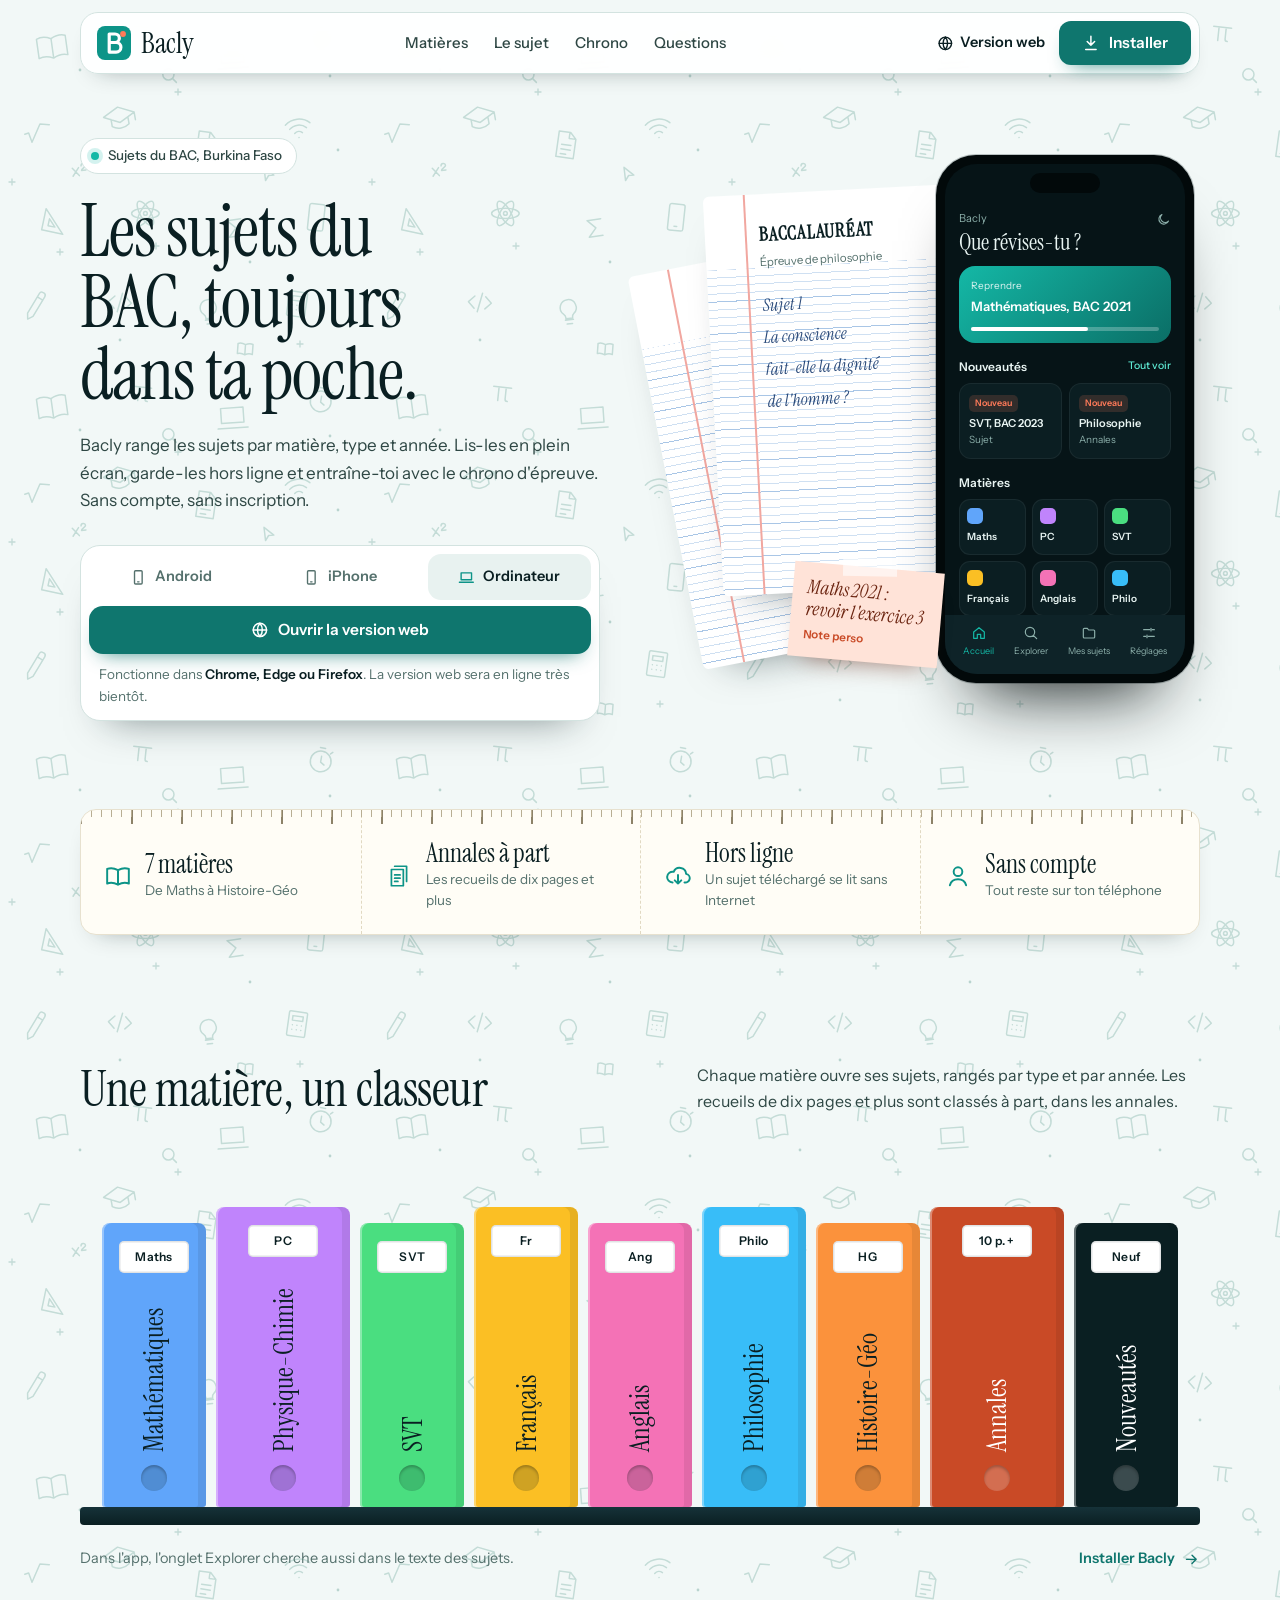
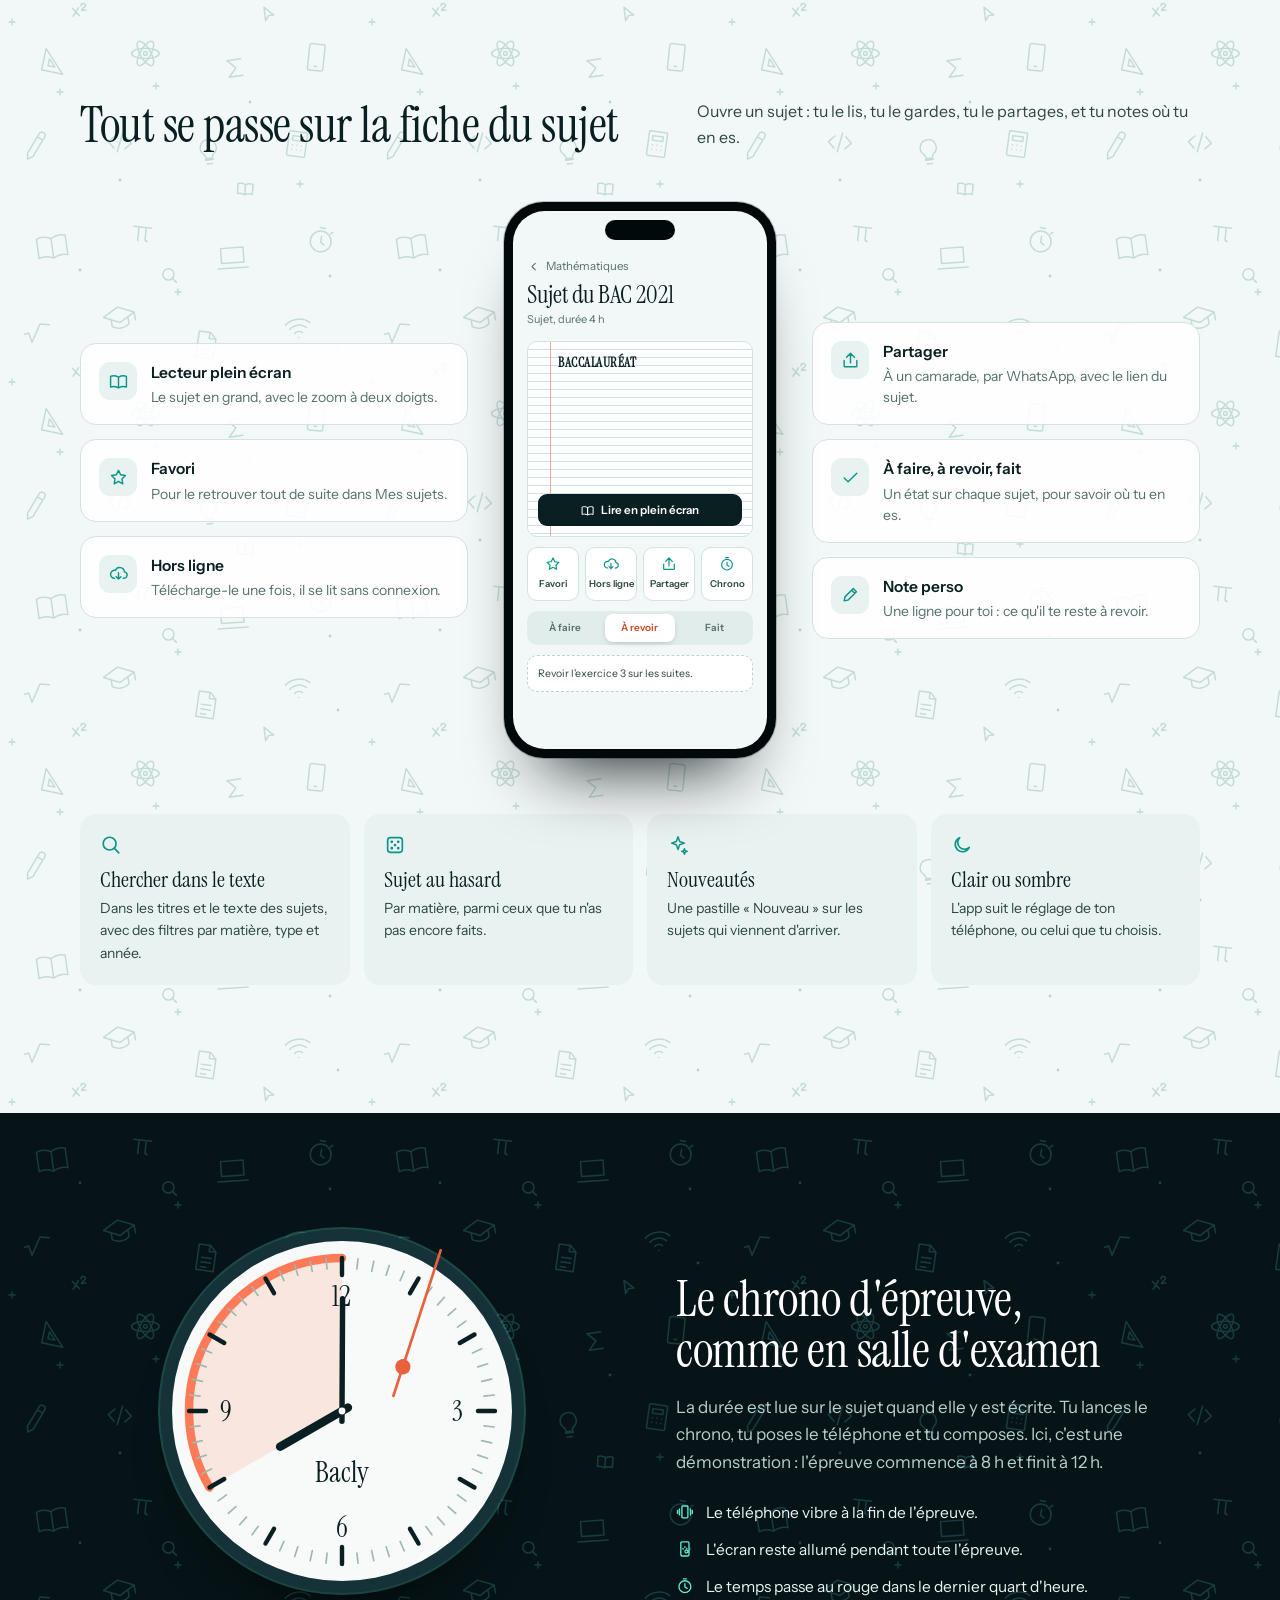
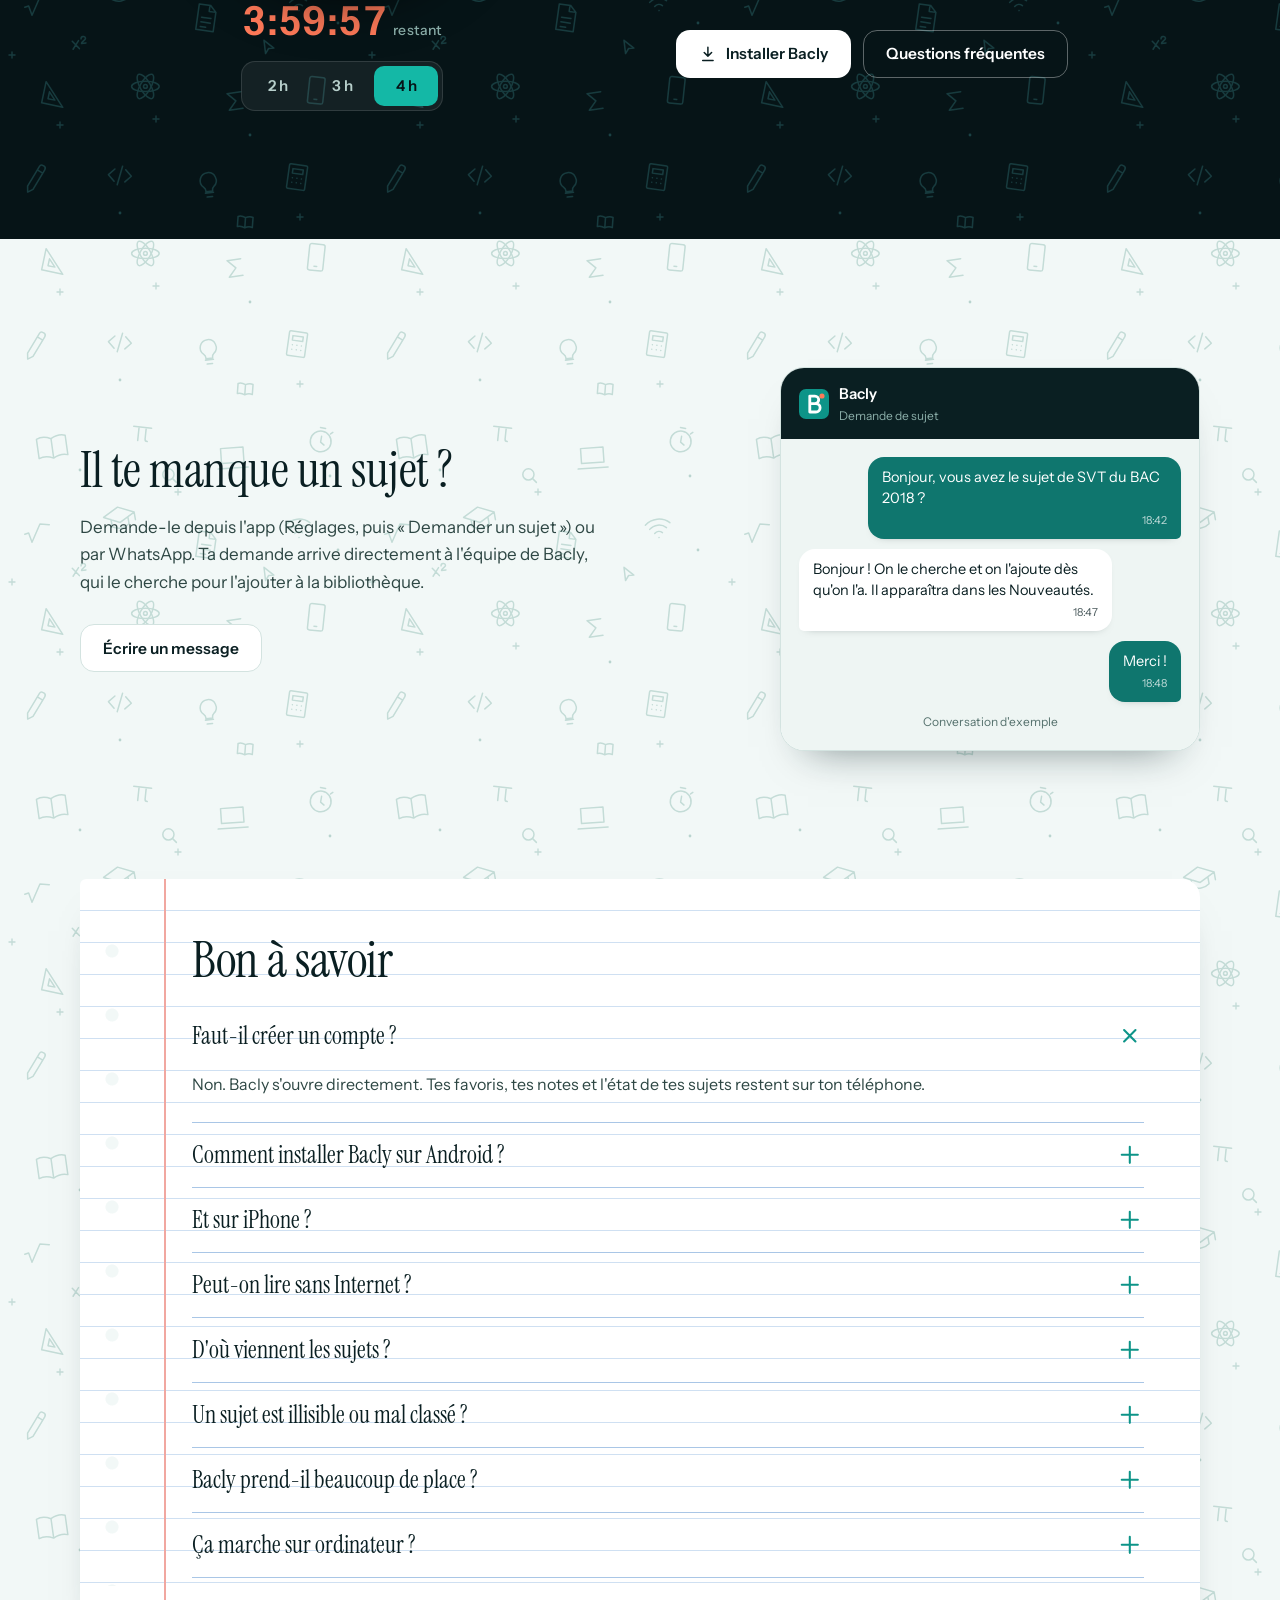
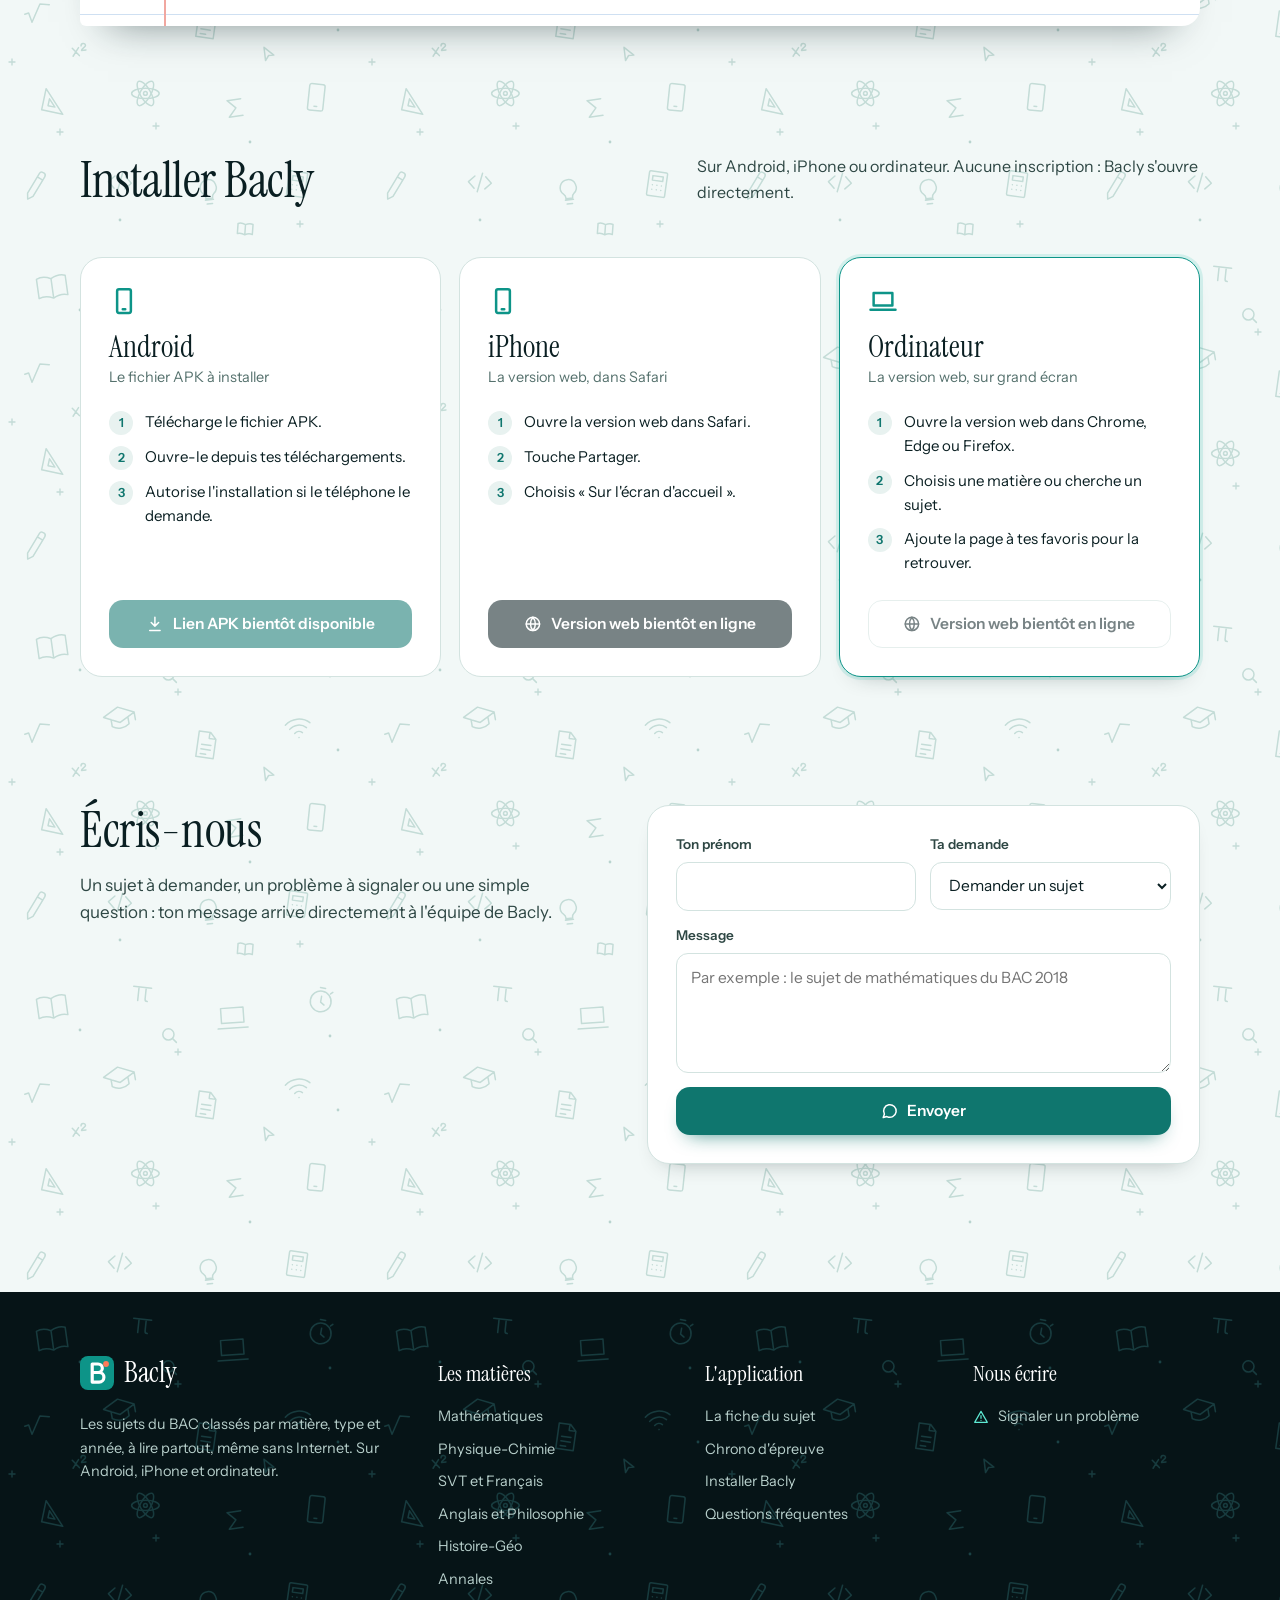
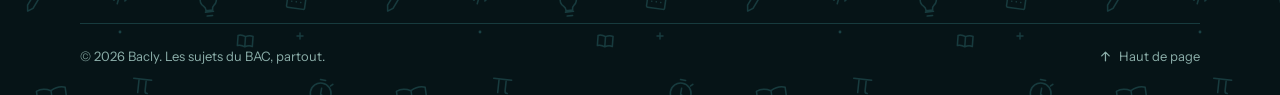
<file: index.html>
<!doctype html>
<html lang="fr">
<head>
<meta charset="utf-8">
<meta name="viewport" content="width=device-width, initial-scale=1, viewport-fit=cover">
<title>Bacly : les sujets du BAC sur ton téléphone</title>
<meta name="description" content="Bacly rassemble les sujets du BAC par matière, type et année. Lecteur plein écran, sujets hors ligne, chrono d'épreuve, sans compte. Sur Android, iPhone et ordinateur.">
<meta name="theme-color" content="#F2F8F7">
<meta property="og:type" content="website">
<meta property="og:locale" content="fr_FR">
<meta property="og:site_name" content="Bacly">
<meta property="og:title" content="Bacly : les sujets du BAC sur ton téléphone">
<meta property="og:description" content="Les sujets du BAC classés par matière, type et année. Hors ligne, avec le chrono d'épreuve, sans compte.">
<link rel="icon" href="assets/img/favicon.svg" type="image/svg+xml">
<link rel="preload" href="assets/fonts/instrument-serif-latin-400-normal.woff2" as="font" type="font/woff2" crossorigin>
<link rel="stylesheet" href="assets/css/style.css">
<script>document.documentElement.classList.add("js")</script>
<script src="assets/js/config.js" defer></script>
<script src="assets/js/site.js" defer></script>
</head>
<body>
<svg width="0" height="0" style="position:absolute" aria-hidden="true">
<defs>
<symbol id="i-telecharger" viewBox="0 0 24 24"><path d="M12 3v12M7 10l5 5 5-5M5 21h14" fill="none" stroke="currentColor" stroke-width="2" stroke-linecap="round" stroke-linejoin="round"/></symbol>
<symbol id="i-web" viewBox="0 0 24 24"><g fill="none" stroke="currentColor" stroke-width="2" stroke-linecap="round"><circle cx="12" cy="12" r="9"/><path d="M3 12h18M12 3a14 14 0 0 1 0 18M12 3a14 14 0 0 0 0 18"/></g></symbol>
<symbol id="i-fleche" viewBox="0 0 24 24"><path d="M5 12h14M13 6l6 6-6 6" fill="none" stroke="currentColor" stroke-width="2" stroke-linecap="round" stroke-linejoin="round"/></symbol>
<symbol id="i-chevron" viewBox="0 0 24 24"><path d="M9 6l6 6-6 6" fill="none" stroke="currentColor" stroke-width="2" stroke-linecap="round" stroke-linejoin="round"/></symbol>
<symbol id="i-gauche" viewBox="0 0 24 24"><path d="M15 6l-6 6 6 6" fill="none" stroke="currentColor" stroke-width="2" stroke-linecap="round" stroke-linejoin="round"/></symbol>
<symbol id="i-menu" viewBox="0 0 24 24"><path d="M4 8h16M4 16h16" fill="none" stroke="currentColor" stroke-width="2" stroke-linecap="round"/></symbol>
<symbol id="i-fermer" viewBox="0 0 24 24"><path d="M6 6l12 12M18 6L6 18" fill="none" stroke="currentColor" stroke-width="2" stroke-linecap="round"/></symbol>
<symbol id="i-bulle" viewBox="0 0 24 24"><path d="M3 21l1.6-4.7A8.5 8.5 0 1 1 8 19.6L3 21Z" fill="none" stroke="currentColor" stroke-width="2" stroke-linejoin="round"/></symbol>
<symbol id="i-mobile" viewBox="0 0 24 24"><path d="M8 2.5h8A1.5 1.5 0 0 1 17.5 4v16a1.5 1.5 0 0 1-1.5 1.5H8A1.5 1.5 0 0 1 6.5 20V4A1.5 1.5 0 0 1 8 2.5zM11 18.5h2" fill="none" stroke="currentColor" stroke-width="2" stroke-linecap="round"/></symbol>
<symbol id="i-ordi" viewBox="0 0 24 24"><path d="M4.5 5.5h15v10h-15zM2 19h20" fill="none" stroke="currentColor" stroke-width="2" stroke-linecap="round" stroke-linejoin="round"/></symbol>
<symbol id="i-livre" viewBox="0 0 24 24"><path d="M2 5.5c3-1.2 6.2-1 10 1v13.5c-3.8-2-7-2.2-10-1zM22 5.5c-3-1.2-6.2-1-10 1v13.5c3.8-2 7-2.2 10-1z" fill="none" stroke="currentColor" stroke-width="1.8" stroke-linejoin="round"/></symbol>
<symbol id="i-horsligne" viewBox="0 0 24 24"><path d="M7 18a5 5 0 1 1 1-9.9A6 6 0 0 1 19.5 10 4 4 0 0 1 18 18M12 11v8M9 16l3 3 3-3" fill="none" stroke="currentColor" stroke-width="1.8" stroke-linecap="round" stroke-linejoin="round"/></symbol>
<symbol id="i-loupe" viewBox="0 0 24 24"><path d="M10.5 17.5a7 7 0 1 0 0-14 7 7 0 0 0 0 14zM15.5 15.5l5 5" fill="none" stroke="currentColor" stroke-width="1.8" stroke-linecap="round"/></symbol>
<symbol id="i-coche" viewBox="0 0 24 24"><path d="M4 12.5l5 5L20 6.5" fill="none" stroke="currentColor" stroke-width="1.8" stroke-linecap="round" stroke-linejoin="round"/></symbol>
<symbol id="i-etoile" viewBox="0 0 24 24"><path d="M12 3l2.7 5.6 6.1.9-4.4 4.3 1 6.1L12 17l-5.4 2.9 1-6.1-4.4-4.3 6.1-.9z" fill="none" stroke="currentColor" stroke-width="1.8" stroke-linejoin="round"/></symbol>
<symbol id="i-de" viewBox="0 0 24 24"><g fill="none" stroke="currentColor" stroke-linecap="round"><rect x="4" y="4" width="16" height="16" rx="3" stroke-width="1.8"/><path d="M8.5 8.5h.01M15.5 8.5h.01M12 12h.01M8.5 15.5h.01M15.5 15.5h.01" stroke-width="3"/></g></symbol>
<symbol id="i-partage" viewBox="0 0 24 24"><path d="M4 12v7a1 1 0 0 0 1 1h14a1 1 0 0 0 1-1v-7M12 3v12M7 8l5-5 5 5" fill="none" stroke="currentColor" stroke-width="1.8" stroke-linecap="round" stroke-linejoin="round"/></symbol>
<symbol id="i-lune" viewBox="0 0 24 24"><path d="M20 14.5A8 8 0 1 1 9.5 4a6.5 6.5 0 0 0 10.5 10.5z" fill="none" stroke="currentColor" stroke-width="1.8" stroke-linejoin="round"/></symbol>
<symbol id="i-chrono" viewBox="0 0 24 24"><path d="M12 21a8 8 0 1 0 0-16 8 8 0 0 0 0 16zM12 9v4.5l3 1.8M10 2.5h4" fill="none" stroke="currentColor" stroke-width="1.8" stroke-linecap="round" stroke-linejoin="round"/></symbol>
<symbol id="i-neuf" viewBox="0 0 24 24"><path d="M12 3l1.8 5.2L19 10l-5.2 1.8L12 17l-1.8-5.2L5 10l5.2-1.8zM19 16l.8 2.2L22 19l-2.2.8L19 22l-.8-2.2L16 19l2.2-.8z" fill="none" stroke="currentColor" stroke-width="1.6" stroke-linejoin="round"/></symbol>
<symbol id="i-lettre" viewBox="0 0 24 24"><path d="M3 5h18v14H3zM3 7l9 6 9-6" fill="none" stroke="currentColor" stroke-width="1.8" stroke-linejoin="round"/></symbol>
<symbol id="i-alerte" viewBox="0 0 24 24"><path d="M12 3.5l9.5 16.5h-19zM12 10v4M12 17h.01" fill="none" stroke="currentColor" stroke-width="1.8" stroke-linecap="round" stroke-linejoin="round"/></symbol>
<symbol id="i-haut" viewBox="0 0 24 24"><path d="M12 19V5M6 11l6-6 6 6" fill="none" stroke="currentColor" stroke-width="2" stroke-linecap="round" stroke-linejoin="round"/></symbol>
<symbol id="m-annales" viewBox="0 0 24 24"><path d="M8 3h11v14M5 6h11v15H5zM8 11h5M8 14h5M8 17h3" fill="none" stroke="currentColor" stroke-width="1.6" stroke-linecap="round" stroke-linejoin="round"/></symbol>
<symbol id="logo" viewBox="0 0 64 64"><rect width="64" height="64" rx="15" fill="#0D9488"/><path d="M23 15v34M23 15h11a8 8 0 0 1 0 16H23M23 31h13a9 9 0 0 1 0 18H23" fill="none" stroke="#fff" stroke-width="6" stroke-linecap="round" stroke-linejoin="round"/><circle cx="49" cy="15" r="5.5" fill="#FF7A59"/></symbol>
<symbol id="i-plus" viewBox="0 0 24 24"><path d="M12 5v14M5 12h14" fill="none" stroke="currentColor" stroke-width="1.8" stroke-linecap="round" stroke-linejoin="round"/></symbol>
<symbol id="i-accueil" viewBox="0 0 24 24"><path d="M4 10.5 12 4l8 6.5V20h-5.5v-6h-5v6H4z" fill="none" stroke="currentColor" stroke-width="1.8" stroke-linecap="round" stroke-linejoin="round"/></symbol>
<symbol id="i-dossier" viewBox="0 0 24 24"><path d="M3.5 6.5a1.5 1.5 0 0 1 1.5-1.5h4.5l2 2.5H19a1.5 1.5 0 0 1 1.5 1.5v9A1.5 1.5 0 0 1 19 19.5H5A1.5 1.5 0 0 1 3.5 18z" fill="none" stroke="currentColor" stroke-width="1.8" stroke-linecap="round" stroke-linejoin="round"/></symbol>
<symbol id="i-reglage" viewBox="0 0 24 24"><path d="M4 7h9M17 7h3M4 17h3M11 17h9M15 5v4M9 15v4" fill="none" stroke="currentColor" stroke-width="1.8" stroke-linecap="round" stroke-linejoin="round"/></symbol>
<symbol id="i-perso" viewBox="0 0 24 24"><path d="M12 12a4 4 0 1 0 0-8 4 4 0 0 0 0 8zM4.5 20.5c1-3.8 4-5.5 7.5-5.5s6.5 1.7 7.5 5.5" fill="none" stroke="currentColor" stroke-width="1.8" stroke-linecap="round" stroke-linejoin="round"/></symbol>
<symbol id="i-vibre" viewBox="0 0 24 24"><path d="M9 4h6a1 1 0 0 1 1 1v14a1 1 0 0 1-1 1H9a1 1 0 0 1-1-1V5a1 1 0 0 1 1-1zM4.5 8v8M2 10v4M19.5 8v8M22 10v4" fill="none" stroke="currentColor" stroke-width="1.8" stroke-linecap="round" stroke-linejoin="round"/></symbol>
<symbol id="i-ecran" viewBox="0 0 24 24"><path d="M8 2.5h8A1.5 1.5 0 0 1 17.5 4v16a1.5 1.5 0 0 1-1.5 1.5H8A1.5 1.5 0 0 1 6.5 20V4A1.5 1.5 0 0 1 8 2.5zM12 9v1M9.2 11.5l.7.7M14.8 11.5l-.7.7M12 15.5a2 2 0 1 0 0-.01" fill="none" stroke="currentColor" stroke-width="1.8" stroke-linecap="round" stroke-linejoin="round"/></symbol>
<symbol id="i-crayon" viewBox="0 0 24 24"><path d="M15.5 4.5l4 4L9 19l-5 1 1-5zM13.5 6.5l4 4" fill="none" stroke="currentColor" stroke-width="1.8" stroke-linecap="round" stroke-linejoin="round"/></symbol>
</defs>
</svg>
<a class="aller" href="#contenu">Aller au contenu</a>

<header class="haut enveloppe">
  <div class="barre">
    <a class="logo" href="./" aria-label="Bacly, accueil"><svg aria-hidden="true"><use href="#logo"/></svg><span>Bacly</span></a>
    <nav class="nav" aria-label="Menu principal">
      <a href="#bibliotheque">Matières</a><a href="#sujet">Le sujet</a><a href="#chrono">Chrono</a><a href="#questions">Questions</a>
    </nav>
    <div class="barre-d">
      <a class="lien-web" href="#installer" data-lien-app><svg class="ico"><use href="#i-web"/></svg>Version web</a>
      <a class="btn btn-lagon" href="#installer"><svg class="ico"><use href="#i-telecharger"/></svg>Installer</a>
      <button class="burger" type="button" aria-expanded="false" aria-controls="menu-mobile" aria-label="Ouvrir le menu"><svg class="ico"><use href="#i-menu"/></svg></button>
    </div>
  </div>
  <nav class="menu-mobile" id="menu-mobile" aria-label="Menu mobile" hidden>
    <a href="#bibliotheque">Matières<svg class="ico"><use href="#i-chevron"/></svg></a>
    <a href="#sujet">La fiche du sujet<svg class="ico"><use href="#i-chevron"/></svg></a>
    <a href="#chrono">Chrono d'épreuve<svg class="ico"><use href="#i-chevron"/></svg></a>
    <a href="#questions">Questions<svg class="ico"><use href="#i-chevron"/></svg></a>
    <a href="#installer">Installer Bacly<svg class="ico"><use href="#i-chevron"/></svg></a>
  </nav>
</header>

<main id="contenu">

<!-- ============ Haut de page ============ -->
<section class="enveloppe">
  <div class="accroche">
    <div>
      <p class="badge entree"><i></i>Sujets du BAC, Burkina Faso</p>
      <h1 class="geant entree e2">Les sujets du BAC, toujours dans ta poche.</h1>
      <p class="intro entree e3">Bacly range les sujets par matière, type et année. Lis-les en plein écran, garde-les hors ligne et entraîne-toi avec le chrono d'épreuve. Sans compte, sans inscription.</p>
      <div class="appareils entree e4">
        <div class="choix" role="group" aria-label="Ton appareil">
          <button type="button" data-systeme="android" aria-pressed="true"><svg class="ico"><use href="#i-mobile"/></svg>Android</button>
          <button type="button" data-systeme="iphone" aria-pressed="false"><svg class="ico"><use href="#i-mobile"/></svg>iPhone</button>
          <button type="button" data-systeme="ordinateur" aria-pressed="false"><svg class="ico"><use href="#i-ordi"/></svg>Ordinateur</button>
        </div>
        <a class="btn btn-lagon" id="prendreBtn" href="#installer"><svg class="ico"><use href="#i-telecharger"/></svg><span>Télécharger l'APK</span></a>
        <p class="aide" id="prendreAide" aria-live="polite">Ouvre le fichier téléchargé, puis <b>autorise l'installation</b> si le téléphone le demande.</p>
      </div>
    </div>

    <div class="bureau" aria-hidden="true">
      <div class="copie copie-1"></div>
      <div class="copie copie-2"><b>BACCALAURÉAT</b><small>Épreuve de philosophie</small><p>Sujet 1<br>La conscience<br>fait-elle la dignité<br>de l'homme ?</p></div>
      <div class="tel">
        <div class="ecran">
          <div class="app-haut"><small>Bacly</small><svg class="ico" style="color:#8BAEA9;width:15px;height:15px"><use href="#i-lune"/></svg></div>
          <p class="app-salut">Que révises-tu ?</p>
          <div class="app-reprendre"><small>Reprendre</small><b>Mathématiques, BAC 2021</b><div class="app-barre"><i></i></div></div>
          <p class="app-titre">Nouveautés<small>Tout voir</small></p>
          <div class="app-nouv">
            <div><span class="pill-c">Nouveau</span><b>SVT, BAC 2023</b><small>Sujet</small></div>
            <div><span class="pill-c">Nouveau</span><b>Philosophie</b><small>Annales</small></div>
          </div>
          <p class="app-titre">Matières</p>
          <div class="app-mat">
            <span><i style="background:#60A5FA"></i>Maths</span><span><i style="background:#C084FC"></i>PC</span><span><i style="background:#4ADE80"></i>SVT</span>
            <span><i style="background:#FBBF24"></i>Français</span><span><i style="background:#F472B6"></i>Anglais</span><span><i style="background:#38BDF8"></i>Philo</span>
          </div>
          <div class="app-onglets">
            <span class="on"><svg class="ico"><use href="#i-accueil"/></svg>Accueil</span>
            <span><svg class="ico"><use href="#i-loupe"/></svg>Explorer</span>
            <span><svg class="ico"><use href="#i-dossier"/></svg>Mes sujets</span>
            <span><svg class="ico"><use href="#i-reglage"/></svg>Réglages</span>
          </div>
        </div>
      </div>
      <div class="postit">Maths 2021 : revoir l'exercice 3<small>Note perso</small></div>
    </div>
  </div>

  <div class="regle monte">
    <div><svg class="ico"><use href="#i-livre"/></svg><span><b>7 matières</b><small>De Maths à Histoire-Géo</small></span></div>
    <div><svg class="ico"><use href="#m-annales"/></svg><span><b>Annales à part</b><small>Les recueils de dix pages et plus</small></span></div>
    <div><svg class="ico"><use href="#i-horsligne"/></svg><span><b>Hors ligne</b><small>Un sujet téléchargé se lit sans Internet</small></span></div>
    <div><svg class="ico"><use href="#i-perso"/></svg><span><b>Sans compte</b><small>Tout reste sur ton téléphone</small></span></div>
  </div>
</section>

<!-- ============ Bibliothèque ============ -->
<section class="section enveloppe" id="bibliotheque" aria-labelledby="bib-titre">
  <div class="tete">
    <h2 class="titre" id="bib-titre">Une matière, un classeur</h2>
    <p class="intro">Chaque matière ouvre ses sujets, rangés par type et par année. Les recueils de dix pages et plus sont classés à part, dans les annales.</p>
  </div>
  <div class="etagere">
    <a class="classeur" href="#installer" data-lien-app style="--c:#60A5FA" aria-label="Mathématiques : voir les sujets"><span class="etiq">Maths</span><span class="nom">Mathématiques</span><span class="anneau"></span></a>
    <a class="classeur classeur-large" href="#installer" data-lien-app style="--c:#C084FC" aria-label="Physique-Chimie : voir les sujets"><span class="etiq">PC</span><span class="nom">Physique-Chimie</span><span class="anneau"></span></a>
    <a class="classeur" href="#installer" data-lien-app style="--c:#4ADE80" aria-label="SVT : voir les sujets"><span class="etiq">SVT</span><span class="nom">SVT</span><span class="anneau"></span></a>
    <a class="classeur" href="#installer" data-lien-app style="--c:#FBBF24" aria-label="Français : voir les sujets"><span class="etiq">Fr</span><span class="nom">Français</span><span class="anneau"></span></a>
    <a class="classeur" href="#installer" data-lien-app style="--c:#F472B6" aria-label="Anglais : voir les sujets"><span class="etiq">Ang</span><span class="nom">Anglais</span><span class="anneau"></span></a>
    <a class="classeur" href="#installer" data-lien-app style="--c:#38BDF8" aria-label="Philosophie : voir les sujets"><span class="etiq">Philo</span><span class="nom">Philosophie</span><span class="anneau"></span></a>
    <a class="classeur" href="#installer" data-lien-app style="--c:#FB923C" aria-label="Histoire-Géo : voir les sujets"><span class="etiq">HG</span><span class="nom">Histoire-Géo</span><span class="anneau"></span></a>
    <a class="classeur classeur-corail classeur-large" href="#installer" data-lien-app aria-label="Annales : les recueils de dix pages et plus"><span class="etiq">10 p. +</span><span class="nom">Annales</span><span class="anneau"></span></a>
    <a class="classeur classeur-encre" href="#installer" data-lien-app aria-label="Nouveautés : les derniers sujets ajoutés"><span class="etiq">Neuf</span><span class="nom">Nouveautés</span><span class="anneau"></span></a>
  </div>
  <div class="legende">
    <span>Dans l'app, l'onglet Explorer cherche aussi dans le texte des sujets.</span>
    <a href="#installer">Installer Bacly<svg class="ico"><use href="#i-fleche"/></svg></a>
  </div>
</section>

<!-- ============ La fiche du sujet ============ -->
<section class="section enveloppe" id="sujet" aria-labelledby="sujet-titre" style="padding-top:0">
  <div class="tete">
    <h2 class="titre" id="sujet-titre">Tout se passe sur la fiche du sujet</h2>
    <p class="intro">Ouvre un sujet&#160;: tu le lis, tu le gardes, tu le partages, et tu notes où tu en es.</p>
  </div>
  <div class="fiche-zone">
    <div class="notes">
      <div class="note monte" data-cible="lire"><span class="rond"><svg class="ico"><use href="#i-livre"/></svg></span><p><b>Lecteur plein écran</b><span>Le sujet en grand, avec le zoom à deux doigts.</span></p></div>
      <div class="note monte" data-cible="actions"><span class="rond"><svg class="ico"><use href="#i-etoile"/></svg></span><p><b>Favori</b><span>Pour le retrouver tout de suite dans Mes sujets.</span></p></div>
      <div class="note monte" data-cible="actions"><span class="rond"><svg class="ico"><use href="#i-horsligne"/></svg></span><p><b>Hors ligne</b><span>Télécharge-le une fois, il se lit sans connexion.</span></p></div>
    </div>
    <div class="tel" aria-hidden="true">
      <div class="ecran ecran-clair">
        <p class="f-retour"><svg class="ico"><use href="#i-gauche"/></svg>Mathématiques</p>
        <p class="f-titre">Sujet du BAC 2021</p>
        <p class="f-meta">Sujet, durée 4 h</p>
        <div class="f-apercu cible" data-zone="lire"><b>BACCALAURÉAT</b><span class="f-lire"><svg class="ico"><use href="#i-livre"/></svg>Lire en plein écran</span></div>
        <div class="f-actions cible" data-zone="actions">
          <span><svg class="ico"><use href="#i-etoile"/></svg>Favori</span>
          <span><svg class="ico"><use href="#i-horsligne"/></svg>Hors ligne</span>
          <span><svg class="ico"><use href="#i-partage"/></svg>Partager</span>
          <span><svg class="ico"><use href="#i-chrono"/></svg>Chrono</span>
        </div>
        <div class="f-etat cible" data-zone="etat"><span>À faire</span><span class="on">À revoir</span><span>Fait</span></div>
        <p class="f-note cible" data-zone="note">Revoir l'exercice 3 sur les suites.</p>
      </div>
    </div>
    <div class="notes">
      <div class="note monte" data-cible="actions"><span class="rond"><svg class="ico"><use href="#i-partage"/></svg></span><p><b>Partager</b><span>À un camarade, par WhatsApp, avec le lien du sujet.</span></p></div>
      <div class="note monte" data-cible="etat"><span class="rond"><svg class="ico"><use href="#i-coche"/></svg></span><p><b>À faire, à revoir, fait</b><span>Un état sur chaque sujet, pour savoir où tu en es.</span></p></div>
      <div class="note monte" data-cible="note"><span class="rond"><svg class="ico"><use href="#i-crayon"/></svg></span><p><b>Note perso</b><span>Une ligne pour toi&#160;: ce qu'il te reste à revoir.</span></p></div>
    </div>
  </div>
  <div class="plus monte">
    <div><svg class="ico"><use href="#i-loupe"/></svg><b>Chercher dans le texte</b><span>Dans les titres et le texte des sujets, avec des filtres par matière, type et année.</span></div>
    <div><svg class="ico"><use href="#i-de"/></svg><b>Sujet au hasard</b><span>Par matière, parmi ceux que tu n'as pas encore faits.</span></div>
    <div><svg class="ico"><use href="#i-neuf"/></svg><b>Nouveautés</b><span>Une pastille « Nouveau » sur les sujets qui viennent d'arriver.</span></div>
    <div><svg class="ico"><use href="#i-lune"/></svg><b>Clair ou sombre</b><span>L'app suit le réglage de ton téléphone, ou celui que tu choisis.</span></div>
  </div>
</section>

<!-- ============ Chrono d'épreuve ============ -->
<section class="nuit" id="chrono" aria-labelledby="chrono-titre">
  <div class="enveloppe chrono-l" id="chronoZone">
    <div class="horloge-zone">
      <div class="horloge" aria-hidden="true">
        <svg viewBox="0 0 200 200">
          <path id="secteur" fill="rgba(255,122,89,.16)" d=""/>
          <path id="arc" fill="none" stroke="#FF7A59" stroke-width="5" stroke-linecap="round" d=""/>
          <g id="graduations"></g>
          <text x="100" y="142" text-anchor="middle" font-family="Instrument Serif, Georgia, serif" font-size="17" fill="#0A1F22">Bacly</text>
          <g id="aig-h"><path d="M100 104V58" stroke="#0A1F22" stroke-width="5" stroke-linecap="round"/></g>
          <g id="aig-m"><path d="M100 106V34" stroke="#0A1F22" stroke-width="3.2" stroke-linecap="round"/></g>
          <g id="aig-s" class="aiguille-s"><path d="M100 118V28" stroke="#E8603C" stroke-width="1.6" stroke-linecap="round"/><circle cx="100" cy="100" r="4.5" fill="#E8603C"/></g>
          <circle cx="100" cy="100" r="2" fill="#fff"/>
        </svg>
      </div>
      <p class="temps" aria-live="off"><span id="temps">4:00:00</span><small>restant</small></p>
      <div class="duree-choix" role="group" aria-label="Choisir une durée d'épreuve">
        <button type="button" data-duree="2" aria-pressed="false">2 h</button>
        <button type="button" data-duree="3" aria-pressed="false">3 h</button>
        <button type="button" data-duree="4" aria-pressed="true">4 h</button>
      </div>
    </div>
    <div class="chrono-texte">
      <h2 class="titre" id="chrono-titre">Le chrono d'épreuve, comme en salle d'examen</h2>
      <p class="intro">La durée est lue sur le sujet quand elle y est écrite. Tu lances le chrono, tu poses le téléphone et tu composes. Ici, c'est une démonstration&#160;: l'épreuve commence à <span id="plage">8 h et finit à 12 h</span>.</p>
      <ul class="points">
        <li><svg class="ico"><use href="#i-vibre"/></svg>Le téléphone vibre à la fin de l'épreuve.</li>
        <li><svg class="ico"><use href="#i-ecran"/></svg>L'écran reste allumé pendant toute l'épreuve.</li>
        <li><svg class="ico"><use href="#i-chrono"/></svg>Le temps passe au rouge dans le dernier quart d'heure.</li>
      </ul>
      <div class="actions">
        <a class="btn btn-blanc" href="#installer"><svg class="ico"><use href="#i-telecharger"/></svg>Installer Bacly</a>
        <a class="btn btn-fil" href="#questions">Questions fréquentes</a>
      </div>
    </div>
  </div>
</section>

<!-- ============ Demandes ============ -->
<section class="section enveloppe" aria-labelledby="dem-titre">
  <div class="demandes">
    <div>
      <h2 class="titre" id="dem-titre">Il te manque un sujet ?</h2>
      <p class="intro">Demande-le depuis l'app (Réglages, puis « Demander un sujet ») ou par WhatsApp. Ta demande arrive directement à l'équipe de Bacly, qui le cherche pour l'ajouter à la bibliothèque.</p>
      <div class="actions">
        <a class="btn btn-lagon" href="#ecrire" data-wa data-wa-msg="Bonjour Bacly, je cherche un sujet : "><svg class="ico"><use href="#i-bulle"/></svg>Demander sur WhatsApp</a>
        <a class="btn btn-clair" href="#ecrire">Écrire un message</a>
      </div>
    </div>
    <figure class="conversation" style="margin:0">
      <div class="conv-haut"><svg aria-hidden="true"><use href="#logo"/></svg><span><b>Bacly</b><small>Demande de sujet</small></span></div>
      <div class="conv-corps">
        <p class="bulle bulle-moi">Bonjour, vous avez le sujet de SVT du BAC 2018 ?<small>18:42</small></p>
        <p class="bulle bulle-eux">Bonjour ! On le cherche et on l'ajoute dès qu'on l'a. Il apparaîtra dans les Nouveautés.<small>18:47</small></p>
        <p class="bulle bulle-moi">Merci !<small>18:48</small></p>
        <figcaption class="conv-note">Conversation d'exemple</figcaption>
      </div>
    </figure>
  </div>
</section>

<!-- ============ Questions ============ -->
<section class="enveloppe" id="questions" aria-labelledby="q-titre">
  <div class="cahier monte">
    <h2 class="titre" id="q-titre">Bon à savoir</h2>
    <details open><summary>Faut-il créer un compte ?<svg class="ico"><use href="#i-plus"/></svg></summary><p>Non. Bacly s'ouvre directement. Tes favoris, tes notes et l'état de tes sujets restent sur ton téléphone.</p></details>
    <details><summary>Comment installer Bacly sur Android ?<svg class="ico"><use href="#i-plus"/></svg></summary><p>Télécharge le fichier APK, ouvre-le, puis autorise l'installation si le téléphone le demande. Bacly apparaît ensuite avec tes autres applications.</p></details>
    <details><summary>Et sur iPhone ?<svg class="ico"><use href="#i-plus"/></svg></summary><p>Ouvre la version web dans Safari, touche Partager, puis « Sur l'écran d'accueil ». Bacly s'ouvre ensuite comme une application.</p></details>
    <details><summary>Peut-on lire sans Internet ?<svg class="ico"><use href="#i-plus"/></svg></summary><p>Oui, les sujets que tu as téléchargés. Sur iPhone, Safari peut les effacer si tu n'ouvres pas Bacly pendant plusieurs semaines&#160;: il suffit alors de les télécharger à nouveau.</p></details>
    <details><summary>D'où viennent les sujets ?<svg class="ico"><use href="#i-plus"/></svg></summary><p>Ce sont des sujets d'examens passés, scannés puis classés par matière, type et année par l'équipe de Bacly. De nouveaux sujets sont ajoutés au fil du temps.</p></details>
    <details><summary>Un sujet est illisible ou mal classé ?<svg class="ico"><use href="#i-plus"/></svg></summary><p>Signale-le depuis l'app&#160;: Réglages, puis « Signaler un problème ». Tu peux aussi nous écrire avec le formulaire plus bas.</p></details>
    <details><summary>Bacly prend-il beaucoup de place ?<svg class="ico"><use href="#i-plus"/></svg></summary><p>L'app est légère. Seuls les sujets que tu télécharges prennent de la place, et les Réglages affichent l'espace utilisé.</p></details>
    <details><summary>Ça marche sur ordinateur ?<svg class="ico"><use href="#i-plus"/></svg></summary><p>Oui, avec la version web, dans Chrome, Edge ou Firefox. Pratique pour lire un sujet sur un grand écran.</p></details>
  </div>
</section>

<!-- ============ Installer ============ -->
<section class="section enveloppe" id="installer" aria-labelledby="inst-titre">
  <div class="tete">
    <h2 class="titre" id="inst-titre">Installer Bacly</h2>
    <p class="intro">Sur Android, iPhone ou ordinateur. Aucune inscription&#160;: Bacly s'ouvre directement.</p>
  </div>
  <div class="installer">
    <article class="appareil" data-appareil="android">
      <svg class="ico"><use href="#i-mobile"/></svg>
      <h3>Android</h3><p>Le fichier APK à installer</p>
      <ol><li>Télécharge le fichier APK.</li><li>Ouvre-le depuis tes téléchargements.</li><li>Autorise l'installation si le téléphone le demande.</li></ol>
      <a class="btn btn-lagon" href="#" data-lien="apk" data-vide="Lien APK bientôt disponible"><svg class="ico"><use href="#i-telecharger"/></svg><span>Télécharger l'APK</span></a>
    </article>
    <article class="appareil" data-appareil="iphone">
      <svg class="ico"><use href="#i-mobile"/></svg>
      <h3>iPhone</h3><p>La version web, dans Safari</p>
      <ol><li>Ouvre la version web dans Safari.</li><li>Touche Partager.</li><li>Choisis « Sur l'écran d'accueil ».</li></ol>
      <a class="btn btn-encre" href="#" data-lien="web" data-vide="Version web bientôt en ligne"><svg class="ico"><use href="#i-web"/></svg><span>Ouvrir la version web</span></a>
    </article>
    <article class="appareil" data-appareil="ordinateur">
      <svg class="ico"><use href="#i-ordi"/></svg>
      <h3>Ordinateur</h3><p>La version web, sur grand écran</p>
      <ol><li>Ouvre la version web dans Chrome, Edge ou Firefox.</li><li>Choisis une matière ou cherche un sujet.</li><li>Ajoute la page à tes favoris pour la retrouver.</li></ol>
      <a class="btn btn-clair" href="#" data-lien="web" data-vide="Version web bientôt en ligne"><svg class="ico"><use href="#i-web"/></svg><span>Ouvrir la version web</span></a>
    </article>
  </div>
</section>

<!-- ============ Écris-nous ============ -->
<section class="enveloppe" aria-labelledby="ecr-titre" style="padding-bottom:clamp(84px,10vw,136px)">
  <div class="ecrire-l">
    <div>
      <h2 class="titre" id="ecr-titre">Écris-nous</h2>
      <p class="intro">Un sujet à demander, un problème à signaler ou une simple question&#160;: ton message arrive directement à l'équipe de Bacly.</p>
    </div>
    <form class="ecrire" id="ecrire" novalidate aria-labelledby="ecr-titre">
      <div class="rang">
        <label>Ton prénom<input name="prenom" autocomplete="given-name" required></label>
        <label>Ta demande<select name="type"><option value="sujet">Demander un sujet</option><option value="probleme">Signaler un problème</option><option value="autre">Autre question</option></select></label>
      </div>
      <label>Message<textarea name="message" placeholder="Par exemple : le sujet de mathématiques du BAC 2018" required></textarea></label>
      <p class="ecrire-err" id="ecrireErr" role="alert" hidden></p>
      <button class="btn btn-lagon" type="submit" id="ecrireBtn"><svg class="ico"><use href="#i-bulle"/></svg>Envoyer</button>
    </form>
  </div>
</section>
</main>

<footer class="pied nuit">
  <div class="enveloppe">
    <div class="pied-l">
      <div>
        <a class="logo" href="./" aria-label="Bacly, accueil"><svg aria-hidden="true"><use href="#logo"/></svg><span>Bacly</span></a>
        <p>Les sujets du BAC classés par matière, type et année, à lire partout, même sans Internet. Sur Android, iPhone et ordinateur.</p>
      </div>
      <div><h2>Les matières</h2><ul><li><a href="#bibliotheque">Mathématiques</a></li><li><a href="#bibliotheque">Physique-Chimie</a></li><li><a href="#bibliotheque">SVT et Français</a></li><li><a href="#bibliotheque">Anglais et Philosophie</a></li><li><a href="#bibliotheque">Histoire-Géo</a></li><li><a href="#bibliotheque">Annales</a></li></ul></div>
      <div><h2>L'application</h2><ul><li><a href="#sujet">La fiche du sujet</a></li><li><a href="#chrono">Chrono d'épreuve</a></li><li><a href="#installer">Installer Bacly</a></li><li><a href="#questions">Questions fréquentes</a></li></ul></div>
      <div><h2>Nous écrire</h2><ul>
        <li data-ligne="whatsapp"><svg class="ico"><use href="#i-bulle"/></svg><a href="#ecrire" data-wa>WhatsApp</a></li>
        <li data-ligne="email"><svg class="ico"><use href="#i-lettre"/></svg><a href="#ecrire" data-email></a></li>
        <li><svg class="ico"><use href="#i-alerte"/></svg><a href="#ecrire">Signaler un problème</a></li>
      </ul></div>
    </div>
    <div class="pied-bas"><span>© <span data-annee>2026</span> Bacly. Les sujets du BAC, partout.</span><a href="#contenu"><svg class="ico"><use href="#i-haut"/></svg>Haut de page</a></div>
  </div>
</footer>

<div class="mobile-bas">
  <a class="btn btn-lagon" href="#installer"><svg class="ico"><use href="#i-telecharger"/></svg>Installer Bacly</a>
  <a class="mobile-rond" href="#ecrire" id="barreRond" aria-label="Nous écrire"><svg class="ico"><use href="#i-bulle"/></svg></a>
</div>
</body>
</html>
</file>
<file: assets/css/style.css>
/* Polices hébergées avec le site : Instrument Serif (titres, comme dans l'app) et Instrument Sans (texte). Licence SIL OFL. */
@font-face{font-family:"Instrument Serif";font-style:normal;font-display:swap;font-weight:400;src:url(../fonts/instrument-serif-latin-ext-400-normal.woff2) format("woff2");unicode-range:U+0100-02BA,U+02BD-02C5,U+02C7-02CC,U+02CE-02D7,U+02DD-02FF,U+0304,U+0308,U+0329,U+1D00-1DBF,U+1E00-1E9F,U+1EF2-1EFF,U+2020,U+20A0-20AB,U+20AD-20C0,U+2113,U+2C60-2C7F,U+A720-A7FF}
@font-face{font-family:"Instrument Serif";font-style:normal;font-display:swap;font-weight:400;src:url(../fonts/instrument-serif-latin-400-normal.woff2) format("woff2");unicode-range:U+0000-00FF,U+0131,U+0152-0153,U+02BB-02BC,U+02C6,U+02DA,U+02DC,U+0304,U+0308,U+0329,U+2000-206F,U+2074,U+20AC,U+2122,U+2191,U+2193,U+2212,U+2215,U+FEFF,U+FFFD}
@font-face{font-family:"Instrument Serif";font-style:italic;font-display:swap;font-weight:400;src:url(../fonts/instrument-serif-latin-ext-400-italic.woff2) format("woff2");unicode-range:U+0100-02BA,U+02BD-02C5,U+02C7-02CC,U+02CE-02D7,U+02DD-02FF,U+0304,U+0308,U+0329,U+1D00-1DBF,U+1E00-1E9F,U+1EF2-1EFF,U+2020,U+20A0-20AB,U+20AD-20C0,U+2113,U+2C60-2C7F,U+A720-A7FF}
@font-face{font-family:"Instrument Serif";font-style:italic;font-display:swap;font-weight:400;src:url(../fonts/instrument-serif-latin-400-italic.woff2) format("woff2");unicode-range:U+0000-00FF,U+0131,U+0152-0153,U+02BB-02BC,U+02C6,U+02DA,U+02DC,U+0304,U+0308,U+0329,U+2000-206F,U+2074,U+20AC,U+2122,U+2191,U+2193,U+2212,U+2215,U+FEFF,U+FFFD}
@font-face{font-family:"Instrument Sans";font-style:normal;font-display:swap;font-weight:400;src:url(../fonts/instrument-sans-latin-ext-400-normal.woff2) format("woff2");unicode-range:U+0100-02BA,U+02BD-02C5,U+02C7-02CC,U+02CE-02D7,U+02DD-02FF,U+0304,U+0308,U+0329,U+1D00-1DBF,U+1E00-1E9F,U+1EF2-1EFF,U+2020,U+20A0-20AB,U+20AD-20C0,U+2113,U+2C60-2C7F,U+A720-A7FF}
@font-face{font-family:"Instrument Sans";font-style:normal;font-display:swap;font-weight:400;src:url(../fonts/instrument-sans-latin-400-normal.woff2) format("woff2");unicode-range:U+0000-00FF,U+0131,U+0152-0153,U+02BB-02BC,U+02C6,U+02DA,U+02DC,U+0304,U+0308,U+0329,U+2000-206F,U+2074,U+20AC,U+2122,U+2191,U+2193,U+2212,U+2215,U+FEFF,U+FFFD}
@font-face{font-family:"Instrument Sans";font-style:normal;font-display:swap;font-weight:500;src:url(../fonts/instrument-sans-latin-ext-500-normal.woff2) format("woff2");unicode-range:U+0100-02BA,U+02BD-02C5,U+02C7-02CC,U+02CE-02D7,U+02DD-02FF,U+0304,U+0308,U+0329,U+1D00-1DBF,U+1E00-1E9F,U+1EF2-1EFF,U+2020,U+20A0-20AB,U+20AD-20C0,U+2113,U+2C60-2C7F,U+A720-A7FF}
@font-face{font-family:"Instrument Sans";font-style:normal;font-display:swap;font-weight:500;src:url(../fonts/instrument-sans-latin-500-normal.woff2) format("woff2");unicode-range:U+0000-00FF,U+0131,U+0152-0153,U+02BB-02BC,U+02C6,U+02DA,U+02DC,U+0304,U+0308,U+0329,U+2000-206F,U+2074,U+20AC,U+2122,U+2191,U+2193,U+2212,U+2215,U+FEFF,U+FFFD}
@font-face{font-family:"Instrument Sans";font-style:normal;font-display:swap;font-weight:600;src:url(../fonts/instrument-sans-latin-ext-600-normal.woff2) format("woff2");unicode-range:U+0100-02BA,U+02BD-02C5,U+02C7-02CC,U+02CE-02D7,U+02DD-02FF,U+0304,U+0308,U+0329,U+1D00-1DBF,U+1E00-1E9F,U+1EF2-1EFF,U+2020,U+20A0-20AB,U+20AD-20C0,U+2113,U+2C60-2C7F,U+A720-A7FF}
@font-face{font-family:"Instrument Sans";font-style:normal;font-display:swap;font-weight:600;src:url(../fonts/instrument-sans-latin-600-normal.woff2) format("woff2");unicode-range:U+0000-00FF,U+0131,U+0152-0153,U+02BB-02BC,U+02C6,U+02DA,U+02DC,U+0304,U+0308,U+0329,U+2000-206F,U+2074,U+20AC,U+2122,U+2191,U+2193,U+2212,U+2215,U+FEFF,U+FFFD}

/* ============================================================
   BACLY : site de présentation
   Identité propre à Bacly : titres en Instrument Serif (la police de l'app),
   couleurs « Lagon » (turquoise, corail, bleu-vert profond), objets d'école
   (copies d'examen, règle, classeurs, cahier, horloge) et fond de petits dessins
   « école + numérique ».
   ============================================================ */
:root {
  --encre: #0A1F22; --texte2: #2E4744; --gris: #55716D; --gris-clair: #9FB8B4;
  --ligne: #D3E3E0; --papier: #E8F2F0; --blanc: #FFFFFF; --fond: #F2F8F7;
  --nuit: #061417; --nuit2: #0B1E22; --nuit3: #163239;
  --lagon: #0D9488; --lagon-vif: #14B8A6; --lagon-clair: #5EEAD4; --accent: #0F766E; --accent-f: #0B5F59; --profond: #0B6E66;
  --corail: #C94A26; --corail-vif: #FF7A59; --ok: #15803D;
  --seyes: #CFE0F2; --seyes-fort: #A9C6E6; --marge-rouge: #F1A7A0;
  --serif: "Instrument Serif", Georgia, "Times New Roman", serif;
  --texte: "Instrument Sans", system-ui, -apple-system, "Segoe UI", sans-serif;
  --enveloppe: 1120px; --cote: clamp(20px, 6vw, 96px);
  --ombre: 0 24px 40px -28px rgba(10, 31, 34, .55);
  --ombre-s: 0 12px 24px -18px rgba(10, 31, 34, .45);
  --doux: cubic-bezier(.2, .7, .2, 1);
}
*, *::before, *::after { box-sizing: border-box; }
html { scroll-behavior: smooth; -webkit-text-size-adjust: 100%; scroll-padding-top: 96px; }
body {
  margin: 0; color: var(--encre); font-family: var(--texte); font-size: 16.5px; line-height: 1.62;
  background: var(--fond) url(../img/fond-clair.svg) repeat; background-size: 360px 360px; overflow-x: hidden;
  -webkit-font-smoothing: antialiased;
}
img, svg { display: block; max-width: 100%; }
a { color: inherit; text-decoration: none; }
button, input, select, textarea { font: inherit; color: inherit; }
button { cursor: pointer; }
h1, h2, h3, p { margin: 0; }
:focus-visible { outline: 3px solid var(--lagon); outline-offset: 3px; border-radius: 6px; }
[hidden] { display: none !important; }
.enveloppe { max-width: calc(var(--enveloppe) + 2 * var(--cote)); margin-inline: auto; padding-inline: var(--cote); }
.nuit { background: var(--nuit) url(../img/fond-sombre.svg) repeat; background-size: 360px 360px; color: #E8F4F2; }
.masque { position: absolute !important; width: 1px; height: 1px; overflow: hidden; clip: rect(0 0 0 0); white-space: nowrap; }
.aller { position: absolute; left: 12px; top: -60px; z-index: 100; padding: 10px 16px; border-radius: 10px; background: var(--encre); color: #fff; font-weight: 600; }
.aller:focus { top: 12px; }
.ico { width: 1.15em; height: 1.15em; flex: none; }

/* ---------- textes ---------- */
.titre { text-wrap: balance; font-family: var(--serif); font-weight: 400; font-size: clamp(36px, 3.9vw, 56px); line-height: 1.02; letter-spacing: -.01em; }
.titre em, .geant em { font-style: italic; color: var(--lagon); }
.nuit .titre em { color: var(--lagon-clair); }
.geant { text-wrap: balance; font-family: var(--serif); font-weight: 400; font-size: clamp(46px, 5.7vw, 82px); line-height: .98; letter-spacing: -.015em; }
.intro { font-size: 17px; color: var(--texte2); max-width: 34em; }
.badge { display: inline-flex; align-items: center; gap: 9px; padding: 6px 14px 6px 10px; border-radius: 999px; background: #fff; border: 1px solid var(--ligne); font-size: 13.5px; font-weight: 500; color: var(--texte2); }
.badge i { width: 8px; height: 8px; border-radius: 50%; background: var(--lagon-vif); box-shadow: 0 0 0 4px rgba(20, 184, 166, .18); }
.tete { display: grid; grid-template-columns: minmax(0, 1.1fr) minmax(0, 1fr); gap: 20px 64px; align-items: end; margin-bottom: 52px; }
.tete .intro { justify-self: end; font-size: 16px; }
.section { padding-block: clamp(84px, 10vw, 136px); }

/* ---------- boutons ---------- */
.btn {
  display: inline-flex; align-items: center; justify-content: center; gap: 9px; min-height: 48px; padding: 0 22px;
  border: 1px solid transparent; border-radius: 14px; font-weight: 600; font-size: 15.5px; line-height: 1.1; white-space: nowrap;
  transition: transform .25s var(--doux), background-color .2s, border-color .2s, color .2s, box-shadow .25s; background: none;
}
.btn:hover { transform: translateY(-2px); }
.btn-lagon { background: var(--accent); color: #fff; box-shadow: 0 10px 20px -12px rgba(15, 118, 110, .9); }
.btn-lagon:hover { background: var(--accent-f); }
.btn-encre { background: var(--encre); color: #fff; }
.btn-encre:hover { background: var(--nuit3); }
.btn-clair { background: #fff; color: var(--encre); border-color: var(--ligne); }
.btn-clair:hover { border-color: var(--encre); }
.btn-blanc { background: #fff; color: var(--encre); }
.btn-fil { border-color: rgba(255, 255, 255, .35); color: #fff; }
.btn-fil:hover { border-color: #fff; }
.btn[aria-disabled="true"] { opacity: .55; pointer-events: none; box-shadow: none; }
.actions { display: flex; flex-wrap: wrap; gap: 12px; }

/* ---------- en-tête : barre blanche flottante ---------- */
.haut { position: sticky; top: 12px; z-index: 30; margin-top: 12px; }
.barre { display: flex; align-items: center; gap: 28px; padding: 8px 8px 8px 16px; border-radius: 18px; background: rgba(255, 255, 255, .92); border: 1px solid var(--ligne); box-shadow: var(--ombre-s); backdrop-filter: blur(10px); -webkit-backdrop-filter: blur(10px); }
.logo { display: inline-flex; align-items: center; gap: 10px; flex: none; }
.logo svg { width: 34px; height: 34px; }
.logo span { font-family: var(--serif); font-size: 29px; line-height: 1; letter-spacing: -.01em; }
.nav { display: flex; gap: 26px; margin-inline: auto; font-size: 15px; font-weight: 500; color: var(--texte2); }
.nav a:hover { color: var(--encre); }
.barre-d { display: flex; align-items: center; gap: 14px; }
.lien-web { display: inline-flex; align-items: center; gap: 7px; font-weight: 600; font-size: 14.5px; }
.barre .btn { min-height: 44px; border-radius: 12px; }
.burger { display: none; width: 44px; height: 44px; border-radius: 12px; border: 1px solid var(--ligne); background: #fff; align-items: center; justify-content: center; }
.burger .ico { width: 22px; height: 22px; }
.menu-mobile { margin-top: 8px; padding: 8px; border-radius: 18px; background: #fff; border: 1px solid var(--ligne); box-shadow: var(--ombre); animation: ouvrir .25s var(--doux); }
.menu-mobile a { display: flex; align-items: center; justify-content: space-between; padding: 13px 14px; border-radius: 12px; font-family: var(--serif); font-size: 25px; }
.menu-mobile a:hover { background: var(--papier); }
.menu-mobile a .ico { width: 18px; height: 18px; color: var(--lagon); }
@keyframes ouvrir { from { opacity: 0; transform: translateY(-8px); } to { opacity: 1; transform: none; } }

/* ---------- haut de page ---------- */
.accroche { display: grid; grid-template-columns: minmax(0, 1.02fr) minmax(0, 1fr); gap: 56px; align-items: center; padding-top: 64px; padding-bottom: 40px; }
.accroche .geant { margin-top: 22px; }
.accroche .intro { margin-top: 22px; }
.appareils { margin-top: 30px; max-width: 520px; padding: 8px; border-radius: 20px; background: #fff; border: 1px solid var(--ligne); box-shadow: var(--ombre); }
.choix { display: grid; grid-template-columns: repeat(3, minmax(0, 1fr)); gap: 6px; }
.choix button { display: flex; align-items: center; justify-content: center; gap: 8px; min-height: 46px; border: 0; border-radius: 13px; background: transparent; font-weight: 600; font-size: 14.5px; color: var(--gris); transition: background-color .2s, color .2s; }
.choix button:hover { color: var(--encre); }
.choix button[aria-pressed="true"] { background: var(--papier); color: var(--encre); }
.choix button[aria-pressed="true"] .ico { color: var(--lagon); }
.appareils .btn { width: 100%; margin-top: 6px; }
.aide { padding: 10px 10px 4px; font-size: 13.5px; color: var(--gris); }
.aide b { color: var(--encre); font-weight: 600; }
.entree { animation: monter .9s var(--doux) backwards; }
.entree.e2 { animation-delay: .08s; } .entree.e3 { animation-delay: .16s; } .entree.e4 { animation-delay: .24s; }
@keyframes monter { from { opacity: 0; transform: translateY(22px); } to { opacity: 1; transform: none; } }

/* le bureau : copies d'examen + téléphone */
.bureau { position: relative; height: 560px; }
.copie { position: absolute; width: 300px; height: 400px; border-radius: 6px; padding: 26px 22px 0 54px; overflow: hidden; background: #fff; box-shadow: var(--ombre); color: var(--encre); }
.copie::after { content: ""; position: absolute; left: 0; right: 0; top: 74px; bottom: 0; background: repeating-linear-gradient(transparent 0 31px, var(--seyes-fort) 31px 32px), repeating-linear-gradient(transparent 0 7px, var(--seyes) 7px 8px); }
.copie::before { content: ""; position: absolute; left: 40px; top: 0; bottom: 0; width: 1.5px; background: var(--marge-rouge); z-index: 1; }
.copie > * { position: relative; z-index: 2; }
.copie b { display: block; font-family: var(--serif); font-size: 19px; letter-spacing: .04em; }
.copie small { display: block; font-size: 11.5px; color: var(--gris); margin-top: 2px; }
.copie p { margin-top: 18px; font-family: var(--serif); font-style: italic; font-size: 17px; line-height: 32px; color: #2A4A7A; }
.copie-1 { left: -10px; top: 96px; transform: rotate(-11deg); animation: glisser1 1.1s var(--doux) .1s backwards; }
.copie-2 { left: 40px; top: 40px; transform: rotate(-3deg); animation: glisser2 1.1s var(--doux) .2s backwards; }
@keyframes glisser1 { from { opacity: 0; transform: translate(-40px, 30px) rotate(-16deg); } }
@keyframes glisser2 { from { opacity: 0; transform: translate(-20px, 40px) rotate(4deg); } }
.postit { position: absolute; left: 118px; top: 418px; z-index: 4; width: 150px; padding: 14px 14px 16px; background: #FFE3D8; color: #6B2410; font-family: var(--serif); font-style: italic; font-size: 19px; line-height: 1.15; transform: rotate(5deg); box-shadow: 0 16px 24px -16px rgba(107, 36, 16, .55); animation: coller .7s var(--doux) .9s backwards; }
.postit::before { content: ""; position: absolute; left: 50%; top: -9px; width: 54px; height: 18px; margin-left: -27px; background: rgba(255, 255, 255, .6); transform: rotate(-4deg); }
.postit small { display: block; margin-top: 8px; font-family: var(--texte); font-style: normal; font-size: 11.5px; font-weight: 600; color: var(--corail); }
@keyframes coller { from { opacity: 0; transform: rotate(14deg) scale(1.2); } }

/* téléphone avec l'écran d'accueil de Bacly (thème sombre) */
.tel { position: absolute; z-index: 3; width: 258px; height: 528px; border-radius: 40px; padding: 9px; background: #02090A; box-shadow: 0 46px 70px -40px rgba(2, 9, 10, .95), 0 0 0 1px rgba(10, 31, 34, .25); }
.tel::before { content: ""; position: absolute; left: 50%; top: 18px; width: 70px; height: 20px; margin-left: -35px; border-radius: 12px; background: #02090A; z-index: 3; }
.bureau .tel { right: 6px; top: 6px; animation: arriver 1.2s var(--doux) .3s backwards, flotter 7s ease-in-out 1.6s infinite; }
@keyframes arriver { from { opacity: 0; transform: translateY(60px) rotate(6deg); } }
@keyframes flotter { 0%, 100% { transform: translateY(0) rotate(-1.5deg); } 50% { transform: translateY(-10px) rotate(-1.5deg); } }
.ecran { position: relative; height: 100%; border-radius: 32px; overflow: hidden; padding: 46px 14px 0; background: var(--nuit); color: #E8F4F2; font-size: 11.5px; }
.ecran-clair { background: #F2F8F7; color: var(--encre); }
.app-haut { display: flex; justify-content: space-between; align-items: center; }
.app-haut small { color: #8BAEA9; font-size: 11px; }
.app-salut { font-family: var(--serif); font-size: 23px; line-height: 1.05; margin-top: 2px; }
.app-reprendre { margin-top: 12px; padding: 12px; border-radius: 16px; background: linear-gradient(135deg, #14B8A6, #0B6E66); color: #fff; }
.app-reprendre small { display: block; font-size: 10px; opacity: .85; }
.app-reprendre b { display: block; font-size: 13px; margin-top: 2px; }
.app-barre { height: 4px; border-radius: 3px; background: rgba(255, 255, 255, .25); margin-top: 9px; }
.app-barre i { display: block; width: 62%; height: 100%; border-radius: 3px; background: #fff; }
.app-titre { display: flex; justify-content: space-between; margin: 14px 0 7px; font-weight: 600; font-size: 12px; }
.app-titre small { color: #5EEAD4; font-weight: 500; font-size: 10.5px; }
.app-nouv { display: grid; grid-template-columns: 1fr 1fr; gap: 7px; }
.app-nouv div { padding: 9px; border-radius: 12px; background: var(--nuit2); border: 1px solid rgba(255, 255, 255, .06); }
.app-nouv b { display: block; font-size: 11px; margin-top: 5px; line-height: 1.25; }
.app-nouv small { color: #8BAEA9; font-size: 10px; }
.pill-c { display: inline-block; padding: 1px 6px; border-radius: 5px; background: rgba(255, 122, 89, .16); color: #FF7A59; font-size: 9px; font-weight: 600; }
.app-mat { display: grid; grid-template-columns: repeat(3, 1fr); gap: 6px; }
.app-mat span { display: flex; flex-direction: column; gap: 5px; padding: 8px 7px; border-radius: 11px; background: var(--nuit2); border: 1px solid rgba(255, 255, 255, .06); font-size: 10px; font-weight: 600; }
.app-mat i { width: 16px; height: 16px; border-radius: 5px; }
.app-onglets { position: absolute; left: 0; right: 0; bottom: 0; display: flex; justify-content: space-around; padding: 10px 8px 16px; background: #0E2328; color: #8BAEA9; font-size: 9px; }
.app-onglets span { display: flex; flex-direction: column; align-items: center; gap: 3px; }
.app-onglets .ico { width: 16px; height: 16px; }
.app-onglets .on { color: #14B8A6; }

/* ---------- la règle (faits clés) ---------- */
.regle {
  position: relative; display: grid; grid-template-columns: repeat(4, minmax(0, 1fr)); margin-top: 48px; border-radius: 16px; overflow: hidden;
  background: #FFFDF6; border: 1px solid #E7E1CF; box-shadow: var(--ombre-s);
}
.regle::before { content: ""; position: absolute; left: 0; right: 0; top: 0; height: 16px; pointer-events: none;
  background: repeating-linear-gradient(90deg, #B8AE93 0 1px, transparent 1px 10px) 0 0 / 100% 7px no-repeat,
              repeating-linear-gradient(90deg, #8C8268 0 1.5px, transparent 1.5px 50px) 0 0 / 100% 14px no-repeat; }
.regle > div { display: flex; align-items: center; gap: 14px; padding: 30px 24px 22px; border-left: 1px dashed #E1D9C2; }
.regle > div:first-child { border-left: 0; }
.regle .ico { width: 26px; height: 26px; color: var(--lagon); }
.regle b { display: block; font-family: var(--serif); font-size: 26px; font-weight: 400; line-height: 1; }
.regle small { display: block; font-size: 13.5px; color: var(--gris); margin-top: 3px; }

/* ---------- la bibliothèque : étagère de classeurs ---------- */
.etagere { position: relative; display: flex; align-items: flex-end; gap: 10px; padding: 0 22px; min-height: 340px; }
.etagere::after { content: ""; position: absolute; left: 0; right: 0; bottom: -18px; height: 18px; border-radius: 4px; background: linear-gradient(#163239, #0A1F22); box-shadow: 0 22px 26px -18px rgba(10, 31, 34, .7); }
.classeur {
  --c: #60A5FA; position: relative; flex: 1 1 0; min-width: 0; height: 300px; border-radius: 8px 8px 3px 3px; background: var(--c); color: var(--encre);
  display: flex; flex-direction: column; align-items: center; padding: 18px 8px 16px; box-shadow: inset -8px 0 0 rgba(0, 0, 0, .08), inset 2px 0 0 rgba(255, 255, 255, .35);
  transition: transform .4s var(--doux), box-shadow .4s; transform-origin: bottom center;
}
.classeur:nth-child(odd) { height: 284px; }
.classeur:hover, .classeur:focus-visible { transform: translateY(-16px) rotate(-1.5deg); }
.classeur .etiq { width: 100%; max-width: 70px; padding: 6px 4px; border-radius: 5px; background: #fff; text-align: center; font-size: 12px; font-weight: 600; letter-spacing: .02em; box-shadow: inset 0 0 0 1.5px rgba(10, 31, 34, .12); }
.classeur .nom { flex: 1; display: flex; align-items: center; margin: 14px 0; writing-mode: vertical-rl; transform: rotate(180deg); font-family: var(--serif); font-size: 27px; line-height: 1; white-space: nowrap; }
.classeur .anneau { width: 26px; height: 26px; border-radius: 50%; background: rgba(10, 31, 34, .18); box-shadow: inset 0 2px 3px rgba(0, 0, 0, .25); }
.classeur-large { flex-grow: 1.35; }
.classeur-corail { --c: #C94A26; color: #fff; }
.classeur-encre { --c: #0A1F22; color: #fff; }
.classeur-corail .anneau, .classeur-encre .anneau { background: rgba(255, 255, 255, .2); }
.classeur-corail .etiq, .classeur-encre .etiq { color: var(--encre); }
.legende { display: flex; flex-wrap: wrap; justify-content: space-between; gap: 10px 24px; margin-top: 40px; font-size: 14.5px; color: var(--gris); }
.legende a { display: inline-flex; align-items: center; gap: 8px; font-weight: 600; color: var(--accent); }

/* ---------- la fiche annotée ---------- */
.fiche-zone { display: grid; grid-template-columns: minmax(0, 1fr) 272px minmax(0, 1fr); gap: 36px; align-items: center; }
.notes { display: flex; flex-direction: column; gap: 14px; }
.note { display: flex; gap: 14px; padding: 16px 18px; border-radius: 16px; background: rgba(255, 255, 255, .9); border: 1px solid var(--ligne); transition: border-color .25s, box-shadow .25s, transform .25s var(--doux); cursor: default; }
.note:hover, .note.actif { border-color: var(--lagon); box-shadow: var(--ombre-s); transform: translateY(-2px); }
.note .rond { flex: none; width: 38px; height: 38px; border-radius: 11px; background: var(--papier); color: var(--lagon); display: flex; align-items: center; justify-content: center; }
.note .rond .ico { width: 19px; height: 19px; }
.note b { display: block; font-size: 15.5px; }
.note span { display: block; font-size: 14px; color: var(--gris); line-height: 1.5; margin-top: 2px; }
.fiche-zone .tel { position: relative; width: 272px; height: 556px; margin-inline: auto; }
.f-retour { display: flex; align-items: center; gap: 6px; color: var(--gris); font-size: 11.5px; }
.f-titre { font-family: var(--serif); font-size: 25px; line-height: 1.05; margin-top: 6px; }
.f-meta { color: var(--gris); font-size: 11px; margin-top: 3px; }
.f-apercu { position: relative; height: 196px; margin-top: 12px; border-radius: 10px; overflow: hidden; background: #fff repeating-linear-gradient(transparent 0 7px, var(--seyes) 7px 8px); border: 1px solid var(--ligne); }
.f-apercu::before { content: ""; position: absolute; left: 22px; top: 0; bottom: 0; width: 1px; background: var(--marge-rouge); }
.f-apercu b { position: absolute; left: 30px; top: 10px; font-family: var(--serif); font-size: 13px; letter-spacing: .04em; }
.f-lire { position: absolute; left: 10px; right: 10px; bottom: 10px; display: flex; align-items: center; justify-content: center; gap: 6px; height: 32px; border-radius: 9px; background: var(--encre); color: #fff; font-size: 11.5px; font-weight: 600; }
.f-actions { display: grid; grid-template-columns: repeat(4, 1fr); gap: 6px; margin-top: 10px; }
.f-actions span { display: flex; flex-direction: column; align-items: center; gap: 4px; padding: 8px 2px; border-radius: 10px; background: #fff; border: 1px solid var(--ligne); font-size: 9.5px; font-weight: 600; color: var(--texte2); }
.f-actions .ico { width: 16px; height: 16px; color: var(--lagon); }
.f-etat { display: grid; grid-template-columns: repeat(3, 1fr); gap: 4px; margin-top: 10px; padding: 3px; border-radius: 10px; background: #E1EDEA; font-size: 10px; font-weight: 600; text-align: center; color: var(--gris); }
.f-etat span { padding: 6px 2px; border-radius: 8px; }
.f-etat .on { background: #fff; color: var(--corail); box-shadow: 0 2px 6px -3px rgba(10, 31, 34, .4); }
.f-note { margin-top: 10px; padding: 9px 10px; border-radius: 10px; background: #fff; border: 1px dashed #BCD3CE; font-size: 10.5px; color: var(--texte2); }
.cible { transition: box-shadow .3s, outline-color .3s; outline: 2px solid transparent; outline-offset: 2px; }
.cible.eclaire { outline-color: var(--corail-vif); box-shadow: 0 0 0 6px rgba(255, 122, 89, .18); }
.plus { display: grid; grid-template-columns: repeat(4, minmax(0, 1fr)); gap: 14px; margin-top: 56px; }
.plus div { padding: 20px; border-radius: 16px; background: var(--papier); }
.plus .ico { width: 22px; height: 22px; color: var(--lagon); }
.plus b { display: block; margin-top: 12px; font-family: var(--serif); font-size: 22px; font-weight: 400; line-height: 1.1; }
.plus span { display: block; margin-top: 4px; font-size: 14px; color: var(--texte2); }

/* ---------- le chrono : horloge de salle d'examen ---------- */
.chrono-l { display: grid; grid-template-columns: minmax(0, 1fr) minmax(0, 1fr); gap: 72px; align-items: center; padding-block: clamp(84px, 10vw, 136px); }
.horloge-zone { display: flex; flex-direction: column; align-items: center; gap: 20px; }
.horloge { position: relative; width: min(340px, 78vw); aspect-ratio: 1; border-radius: 50%; background: #F7FAF9; box-shadow: 0 0 0 12px #163239, 0 0 0 14px rgba(94, 234, 212, .25), 0 40px 60px -30px rgba(0, 0, 0, .9); }
.horloge svg { position: absolute; inset: 0; width: 100%; height: 100%; }
.aiguille-s { transform-origin: 100px 100px; }
.temps { font-family: var(--texte); font-weight: 600; font-size: 40px; font-variant-numeric: tabular-nums; color: var(--corail-vif); letter-spacing: .01em; line-height: 1; }
.temps small { font-size: 14px; font-weight: 500; color: #8BAEA9; margin-left: 6px; }
.chrono-l.fin .temps { color: #F87171; }
.duree-choix { display: inline-flex; padding: 4px; border-radius: 14px; background: rgba(255, 255, 255, .06); border: 1px solid rgba(255, 255, 255, .12); }
.duree-choix button { min-width: 64px; min-height: 40px; border: 0; border-radius: 10px; background: transparent; color: #B7CFCB; font-weight: 600; font-size: 15px; transition: background-color .2s, color .2s; }
.duree-choix button[aria-pressed="true"] { background: var(--lagon-vif); color: var(--nuit); }
.chrono-texte .titre { color: #fff; }
.chrono-texte .intro { color: #B7CFCB; margin-top: 18px; }
.points { list-style: none; margin: 24px 0 30px; padding: 0; display: flex; flex-direction: column; gap: 12px; }
.points li { display: flex; gap: 12px; align-items: flex-start; color: #E8F4F2; font-size: 15.5px; }
.points .ico { margin-top: 3px; color: var(--lagon-clair); }

/* ---------- demandes : la conversation ---------- */
.demandes { display: grid; grid-template-columns: minmax(0, 1fr) minmax(0, 1fr); gap: 72px; align-items: center; }
.demandes .intro { margin: 18px 0 28px; }
.conversation { max-width: 420px; justify-self: end; width: 100%; border-radius: 24px; overflow: hidden; background: #fff; border: 1px solid var(--ligne); box-shadow: var(--ombre); }
.conv-haut { display: flex; align-items: center; gap: 10px; padding: 14px 18px; background: var(--encre); color: #fff; }
.conv-haut svg { width: 30px; height: 30px; }
.conv-haut b { display: block; font-size: 15px; }
.conv-haut small { display: block; font-size: 12px; color: #8BAEA9; }
.conv-corps { display: flex; flex-direction: column; gap: 10px; padding: 18px; background: #EEF5F3; }
.bulle { max-width: 82%; padding: 10px 14px; border-radius: 16px; font-size: 14.5px; line-height: 1.45; box-shadow: 0 4px 10px -8px rgba(10, 31, 34, .5); }
.bulle small { display: block; margin-top: 4px; font-size: 11px; opacity: .7; text-align: right; }
.bulle-moi { align-self: flex-end; background: var(--accent); color: #fff; border-bottom-right-radius: 5px; }
.bulle-eux { align-self: flex-start; background: #fff; border-bottom-left-radius: 5px; }
.js .bulle { opacity: 0; transform: translateY(12px) scale(.96); }
.js .conversation.vu .bulle { opacity: 1; transform: none; transition: opacity .5s var(--doux), transform .5s var(--doux); }
.js .conversation.vu .bulle:nth-child(2) { transition-delay: .7s; } .js .conversation.vu .bulle:nth-child(3) { transition-delay: 1.4s; }
.conv-note { text-align: center; font-size: 12px; color: var(--gris); }

/* ---------- questions : page de cahier ---------- */
.cahier {
  position: relative; padding: 56px 56px 48px 112px; border-radius: 6px 18px 18px 6px; color: var(--encre); box-shadow: var(--ombre);
  background: #fff repeating-linear-gradient(transparent 0 31px, var(--seyes) 31px 32px);
}
.cahier::before { content: ""; position: absolute; left: 84px; top: 0; bottom: 0; width: 2px; background: var(--marge-rouge); }
.cahier::after { content: ""; position: absolute; left: 24px; top: 40px; bottom: 40px; width: 16px; background: radial-gradient(circle, var(--fond) 6px, transparent 7px) 0 0 / 16px 64px repeat-y; }
.cahier .titre { margin-bottom: 18px; }
.cahier details { border-bottom: 1px solid var(--seyes-fort); }
.cahier summary { list-style: none; display: flex; justify-content: space-between; align-items: center; gap: 16px; min-height: 64px; padding: 10px 0; cursor: pointer; font-family: var(--serif); font-size: 24px; line-height: 1.15; }
.cahier summary::-webkit-details-marker { display: none; }
.cahier summary .ico { color: var(--lagon); transition: transform .3s var(--doux); }
.cahier details[open] summary .ico { transform: rotate(45deg); }
.cahier details p { padding: 0 0 22px; max-width: 46em; color: var(--texte2); font-size: 16px; line-height: 32px; }

/* ---------- installer ---------- */
.installer { display: grid; grid-template-columns: repeat(3, minmax(0, 1fr)); gap: 18px; }
.appareil { display: flex; flex-direction: column; padding: 28px; border-radius: 22px; background: #fff; border: 1px solid var(--ligne); }
.appareil > .ico { width: 30px; height: 30px; color: var(--lagon); }
.appareil h3 { font-family: var(--serif); font-weight: 400; font-size: 30px; line-height: 1; margin-top: 16px; }
.appareil > p { color: var(--gris); font-size: 14.5px; margin-top: 4px; }
.appareil ol { list-style: none; counter-reset: e; margin: 20px 0 24px; padding: 0; display: flex; flex-direction: column; gap: 10px; }
.appareil li { counter-increment: e; display: flex; gap: 12px; font-size: 15px; }
.appareil li::before { content: counter(e); flex: none; width: 24px; height: 24px; border-radius: 50%; background: var(--papier); color: var(--accent); font-size: 12.5px; font-weight: 600; display: flex; align-items: center; justify-content: center; margin-top: 1px; }
.appareil .btn { margin-top: auto; }
.appareil-mis { border-color: var(--lagon); box-shadow: 0 0 0 3px rgba(20, 184, 166, .15), var(--ombre-s); }

/* ---------- écris-nous ---------- */
.ecrire-l { display: grid; grid-template-columns: minmax(0, 1fr) minmax(0, 1.1fr); gap: 64px; align-items: start; }
.ecrire-l .intro { margin-top: 16px; }
.ecrire { display: grid; gap: 14px; padding: 28px; border-radius: 22px; background: #fff; border: 1px solid var(--ligne); box-shadow: var(--ombre-s); }
.ecrire label { display: flex; flex-direction: column; gap: 6px; font-size: 13.5px; font-weight: 600; color: var(--texte2); }
.ecrire input, .ecrire textarea, .ecrire select { min-height: 48px; border: 1px solid var(--ligne); border-radius: 12px; padding: 11px 14px; font-size: 15.5px; font-weight: 400; color: var(--encre); background: #fff; }
.ecrire textarea { min-height: 120px; resize: vertical; }
.ecrire input:focus, .ecrire textarea:focus, .ecrire select:focus { outline: 0; border-color: var(--lagon); box-shadow: 0 0 0 3px rgba(20, 184, 166, .18); }
.rang { display: grid; grid-template-columns: 1fr 1fr; gap: 14px; }
.ecrire-err { padding: 11px 14px; border-radius: 12px; background: #FCE9E3; color: #8F2E0B; font-size: 14px; }

/* ---------- pied de page ---------- */
.pied { font-size: 14.5px; color: #B7CFCB; }
.pied-l { display: grid; grid-template-columns: 1.4fr 1fr 1fr 1fr; gap: 40px; padding-block: 64px 32px; }
.pied .logo span { color: #fff; }
.pied-l > div:first-child p { margin-top: 16px; max-width: 24em; }
.pied h2 { font-family: var(--serif); font-weight: 400; font-size: 22px; color: #fff; margin-bottom: 14px; }
.pied ul { list-style: none; margin: 0; padding: 0; display: flex; flex-direction: column; gap: 9px; }
.pied a:hover { color: #fff; }
.pied li { display: flex; gap: 9px; align-items: center; }
.pied li .ico { width: 16px; height: 16px; color: var(--lagon-clair); }
.pied-bas { display: flex; flex-wrap: wrap; justify-content: space-between; gap: 10px 24px; padding-block: 22px 28px; border-top: 1px solid #173B3E; font-size: 13px; color: #8BAEA9; }
.pied-bas a { display: inline-flex; align-items: center; gap: 6px; }
.mobile-bas { display: none; }

/* ---------- apparitions au défilement ---------- */
.js .monte { opacity: 0; transform: translateY(26px); }
.js .monte.vu { opacity: 1; transform: none; transition: opacity .8s var(--doux), transform .9s var(--doux); }
.js .etagere .classeur { opacity: 0; transform: translateY(40px); }
.js .etagere.vu .classeur { opacity: 1; transform: none; transition: opacity .6s var(--doux), transform .7s var(--doux); }
.js .etagere.vu .classeur:hover { transform: translateY(-16px) rotate(-1.5deg); transition-delay: 0s !important; }

/* ---------- 404 ---------- */
.p404 { min-height: 100vh; display: flex; flex-direction: column; align-items: center; justify-content: center; gap: 18px; padding: 48px 20px; text-align: center; }
.p404 .geant { font-size: clamp(90px, 16vw, 180px); }
.p404 p { color: var(--texte2); max-width: 30em; }

/* ---------- écrans moyens ---------- */
@media (max-width: 1100px) {
  .nav { gap: 18px; }
  .lien-web { display: none; }
  .fiche-zone { grid-template-columns: minmax(0, 1fr) 272px; }
  .fiche-zone .notes:last-child { grid-column: 1 / -1; display: grid; grid-template-columns: repeat(3, minmax(0, 1fr)); }
  .plus { grid-template-columns: repeat(2, minmax(0, 1fr)); }
  .pied-l { grid-template-columns: repeat(3, minmax(0, 1fr)); }
  .pied-l > div:first-child { grid-column: 1 / -1; }
}
@media (max-width: 960px) {
  .nav, .barre-d .btn { display: none; }
  .burger { display: inline-flex; }
  .barre { justify-content: space-between; }
  .accroche, .tete, .chrono-l, .demandes, .ecrire-l { grid-template-columns: minmax(0, 1fr); }
  .tete .intro { justify-self: start; }
  .accroche { gap: 24px; padding-top: 36px; }
  .bureau { height: 520px; max-width: 520px; width: 100%; margin-inline: auto; }
  .regle { grid-template-columns: repeat(2, minmax(0, 1fr)); }
  .regle > div:nth-child(3) { border-left: 0; }
  .regle > div:nth-child(n+3) { border-top: 1px dashed #E1D9C2; }
  .installer { grid-template-columns: minmax(0, 1fr); }
  .conversation { justify-self: start; }
  .chrono-l { gap: 48px; }
}
@media (max-width: 760px) {
  body, .nuit { font-size: 16px; background-size: 300px 300px; }
  .haut { top: 8px; margin-top: 8px; }
  .barre { padding: 6px 6px 6px 12px; border-radius: 16px; }
  .logo span { font-size: 26px; } .logo svg { width: 30px; height: 30px; }
  .geant { font-size: clamp(42px, 12vw, 58px); }
  .intro { font-size: 16px; }
  .bureau { height: 470px; transform: scale(.86); transform-origin: top center; margin-bottom: -60px; }
  .copie { width: 250px; height: 360px; }
  .postit { left: -12px; top: 452px; width: 140px; font-size: 17px; }
  .etagere { overflow-x: auto; scroll-snap-type: x mandatory; padding: 24px 4px 0; margin-inline: calc(-1 * var(--cote)); padding-inline: var(--cote); gap: 8px; min-height: 300px; }
  .etagere { padding-bottom: 16px; background: linear-gradient(to top, #0A1F22 0 16px, transparent 16px) local; }
  .etagere::after { display: none; }
  .classeur { flex: 0 0 66px; height: 250px; scroll-snap-align: start; }
  .classeur:nth-child(odd) { height: 236px; }
  .classeur .nom { font-size: 23px; }
  .fiche-zone { grid-template-columns: repeat(2, minmax(0, 1fr)); gap: 10px; }
  .fiche-zone .tel { order: -1; grid-column: 1 / -1; transform: scale(.92); margin-block: -20px 0; }
  .fiche-zone .notes, .fiche-zone .notes:last-child { display: contents; }
  .note { padding: 12px; gap: 10px; align-items: center; }
  .note .rond { width: 34px; height: 34px; }
  .note b { font-size: 14.5px; line-height: 1.25; }
  .note span:not(.rond) { display: none; }
  .plus { grid-template-columns: minmax(0, 1fr); gap: 0; margin-top: 36px; border-radius: 18px; background: var(--papier); }
  .plus div { display: grid; grid-template-columns: 22px minmax(0, 1fr); column-gap: 14px; padding: 18px; background: none; border-radius: 0; }
  .plus div + div { border-top: 1px solid var(--ligne); }
  .plus .ico { grid-row: span 2; margin-top: 2px; }
  .plus b { margin-top: 0; font-size: 21px; }
  .appareil-mis { order: -1; }
  .copie-1 { left: -34px; }
  .copie-2 { left: -6px; }
  .bureau .tel { right: -14px; }
  .regle > div { padding: 26px 16px 18px; gap: 10px; }
  .regle b { font-size: 22px; }
  .cahier { padding: 40px 18px 28px 58px; }
  .cahier::before { left: 44px; }
  .cahier::after { left: 12px; width: 14px; }
  .cahier summary { font-size: 21px; }
  .cahier details p { font-size: 15px; }
  .rang { grid-template-columns: minmax(0, 1fr); }
  .ecrire, .appareil { padding: 22px; }
  .ecrire input, .ecrire textarea, .ecrire select { font-size: 16px; }
  .pied { padding-bottom: 84px; }
  .pied-l { grid-template-columns: 1fr 1fr; gap: 32px 20px; }
  .mobile-bas { display: flex; position: fixed; left: 12px; right: 12px; bottom: max(12px, env(safe-area-inset-bottom)); z-index: 40; gap: 8px; padding: 6px; border-radius: 20px; background: rgba(255, 255, 255, .95); border: 1px solid var(--ligne); box-shadow: 0 16px 30px -18px rgba(10, 31, 34, .7); backdrop-filter: blur(10px); }
  .mobile-bas .btn { flex: 1; min-height: 48px; }
  .mobile-rond { flex: 0 0 48px; height: 48px; border-radius: 14px; background: var(--papier); color: var(--accent); display: flex; align-items: center; justify-content: center; }
}
@media (max-width: 420px) {
  .pied-l { grid-template-columns: minmax(0, 1fr); }
  .choix button { font-size: 13.5px; gap: 5px; }
  .bureau { transform: scale(.78); margin-bottom: -100px; }
  .regle { grid-template-columns: minmax(0, 1fr); }
  .regle > div { border-left: 0 !important; border-top: 1px dashed #E1D9C2; }
  .regle > div:first-child { border-top: 0; }
}
@media (prefers-reduced-motion: reduce) {
  *, *::before, *::after { animation: none !important; transition: none !important; scroll-behavior: auto !important; }
  .js .monte, .js .etagere .classeur, .js .bulle { opacity: 1 !important; transform: none !important; }
}
@media print { .haut, .mobile-bas, .pied, .bureau { display: none !important; } body { background: #fff; } }
</file>
